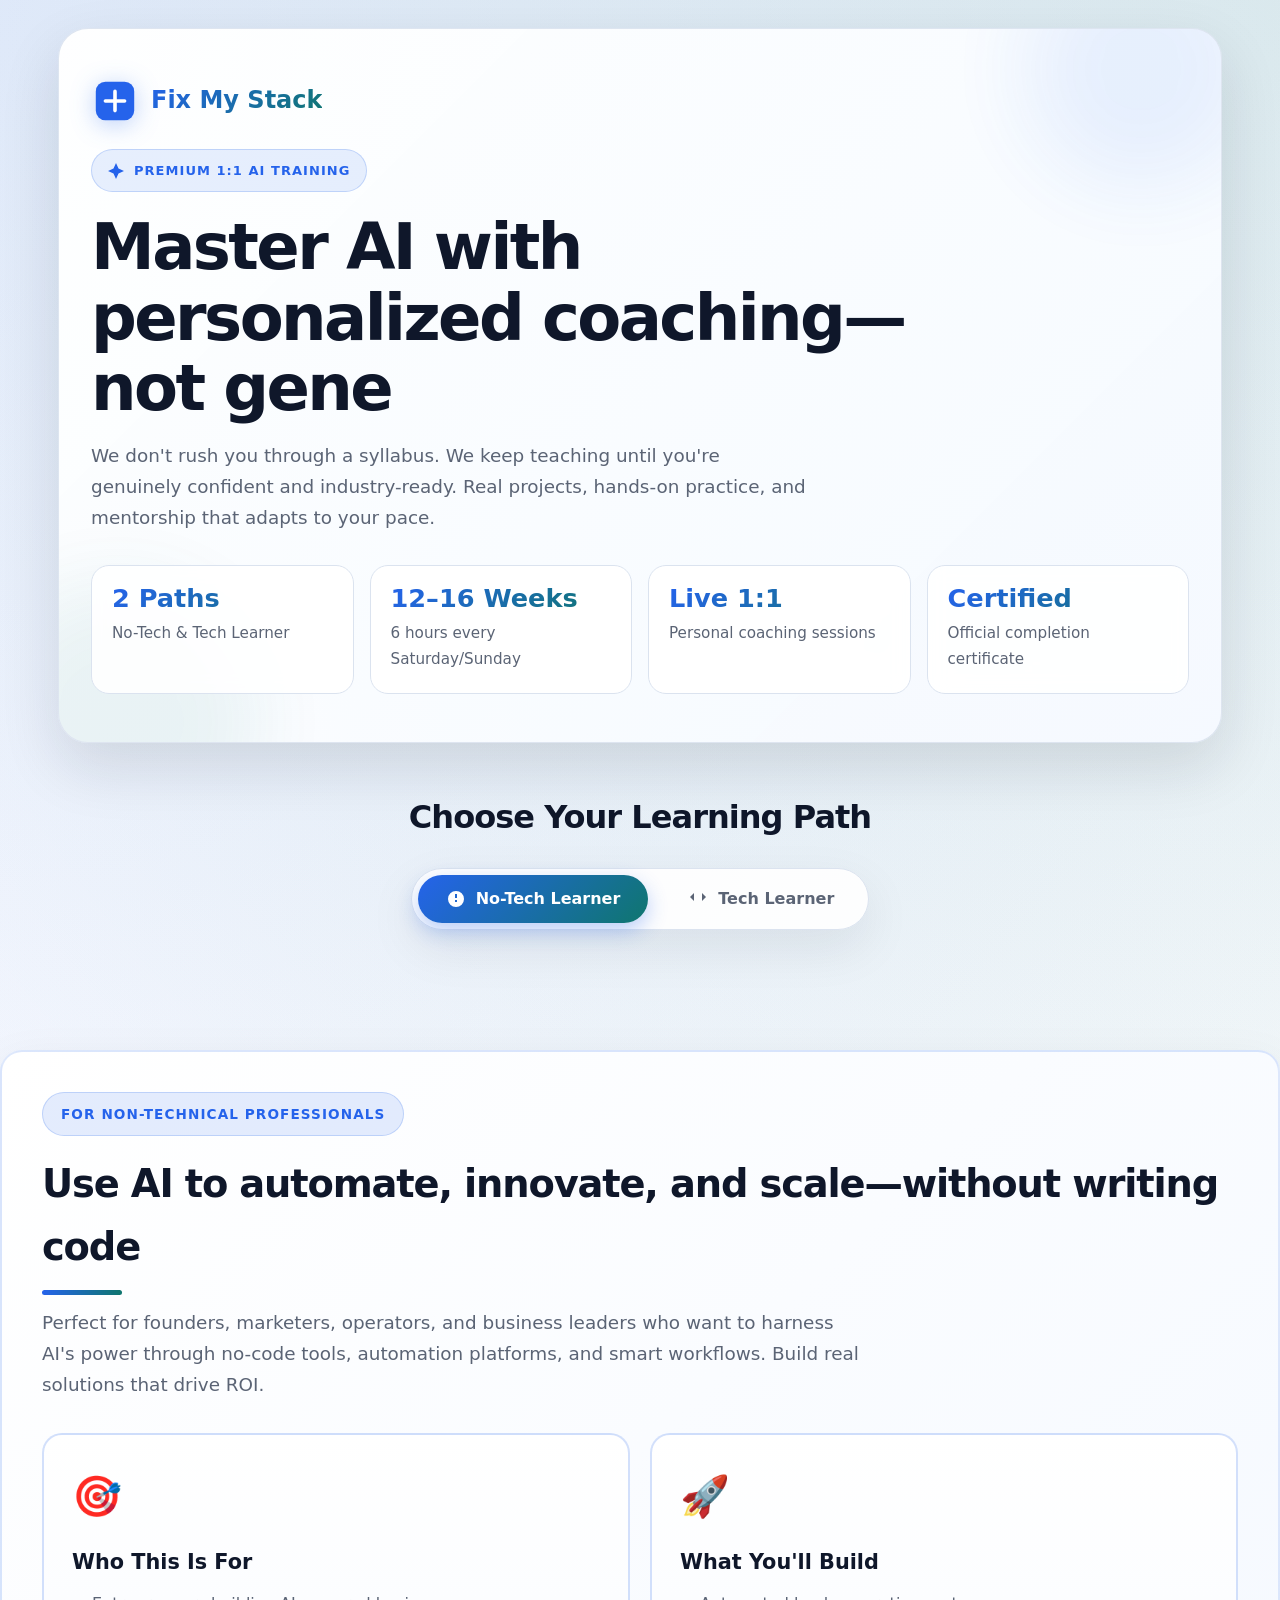
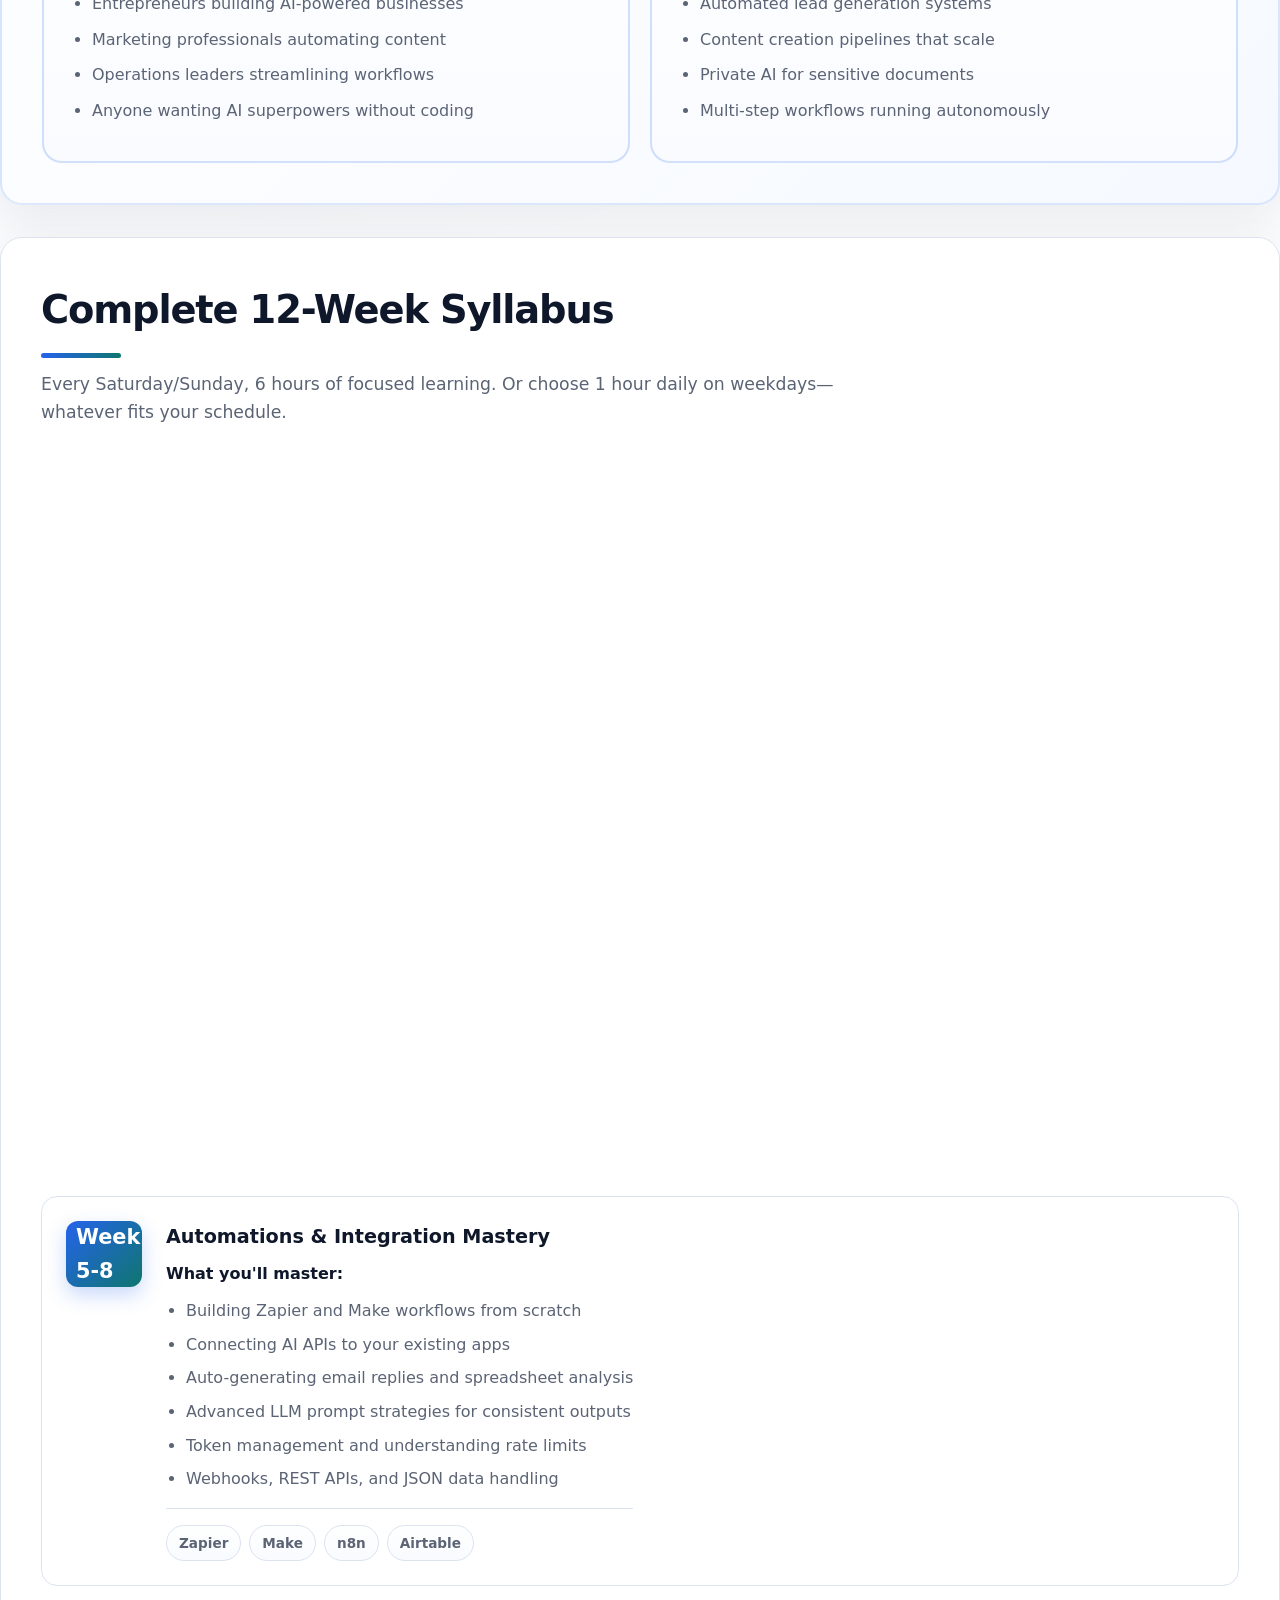
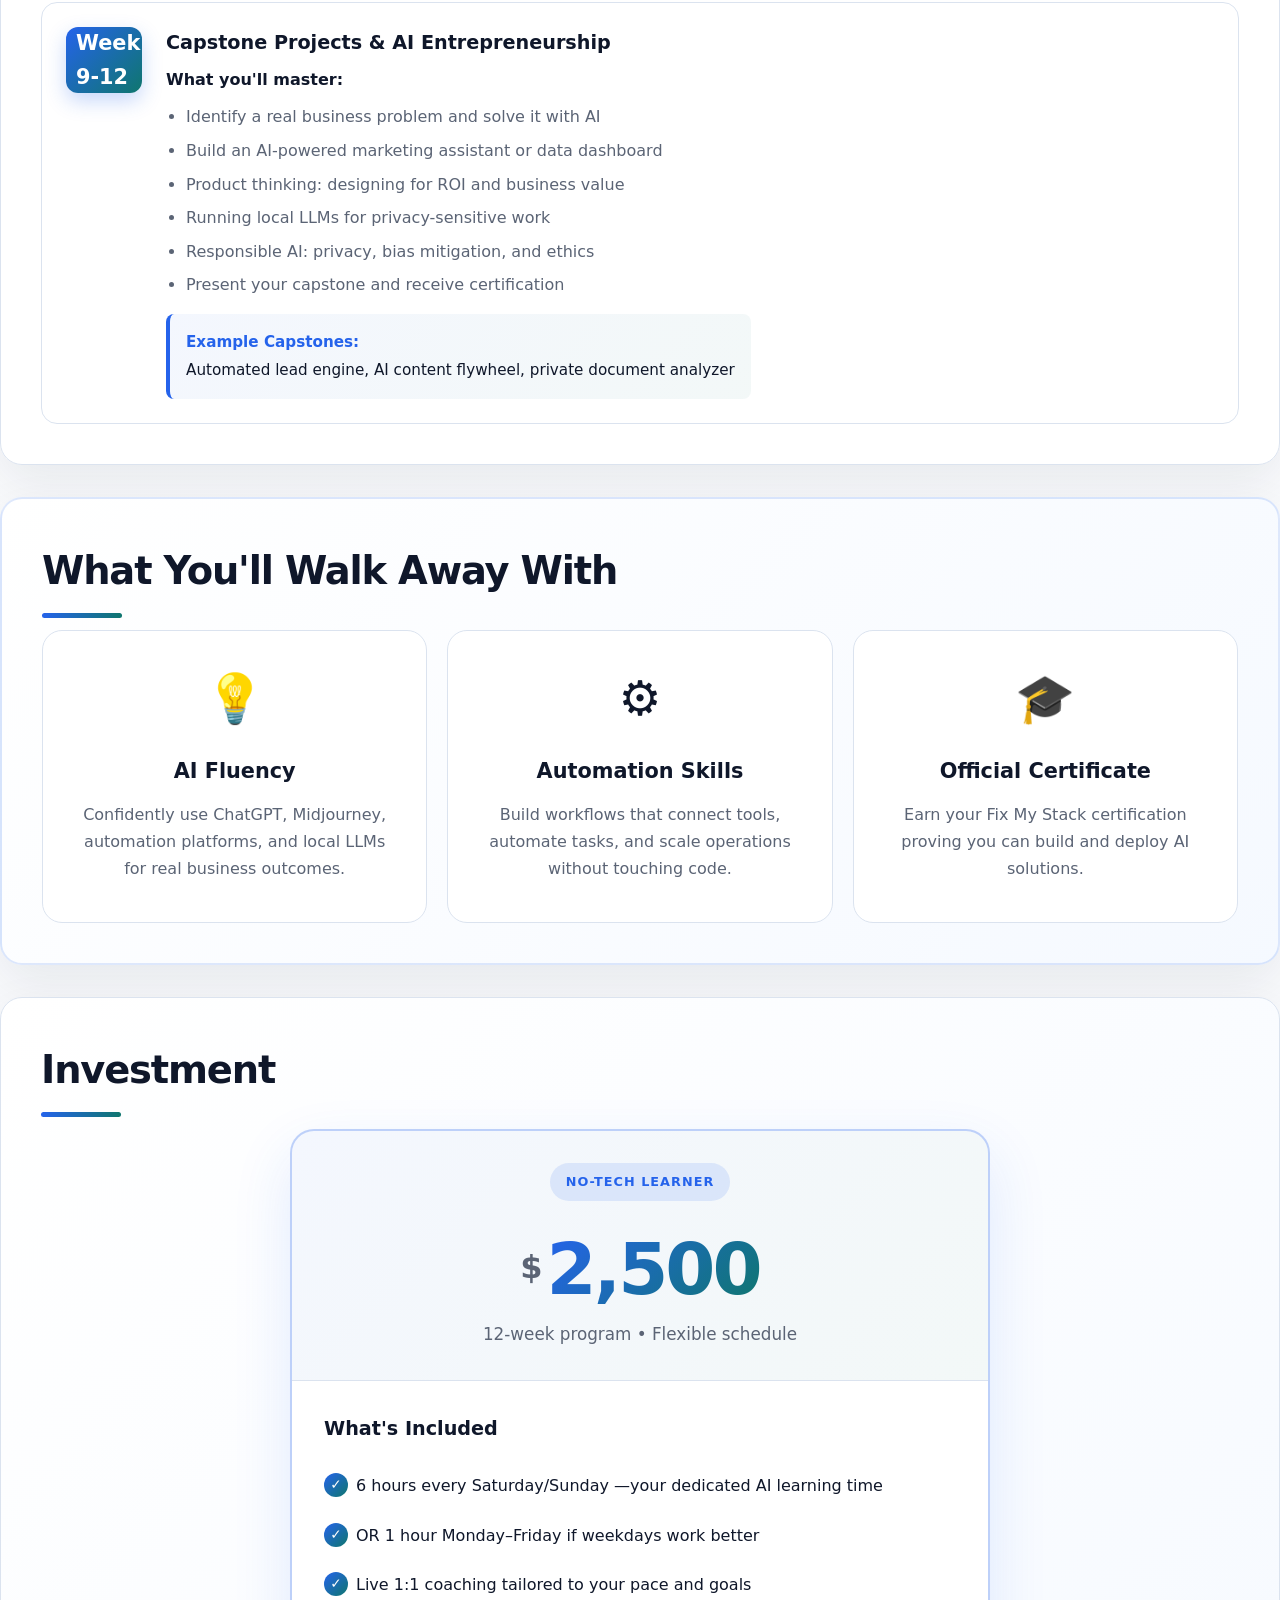
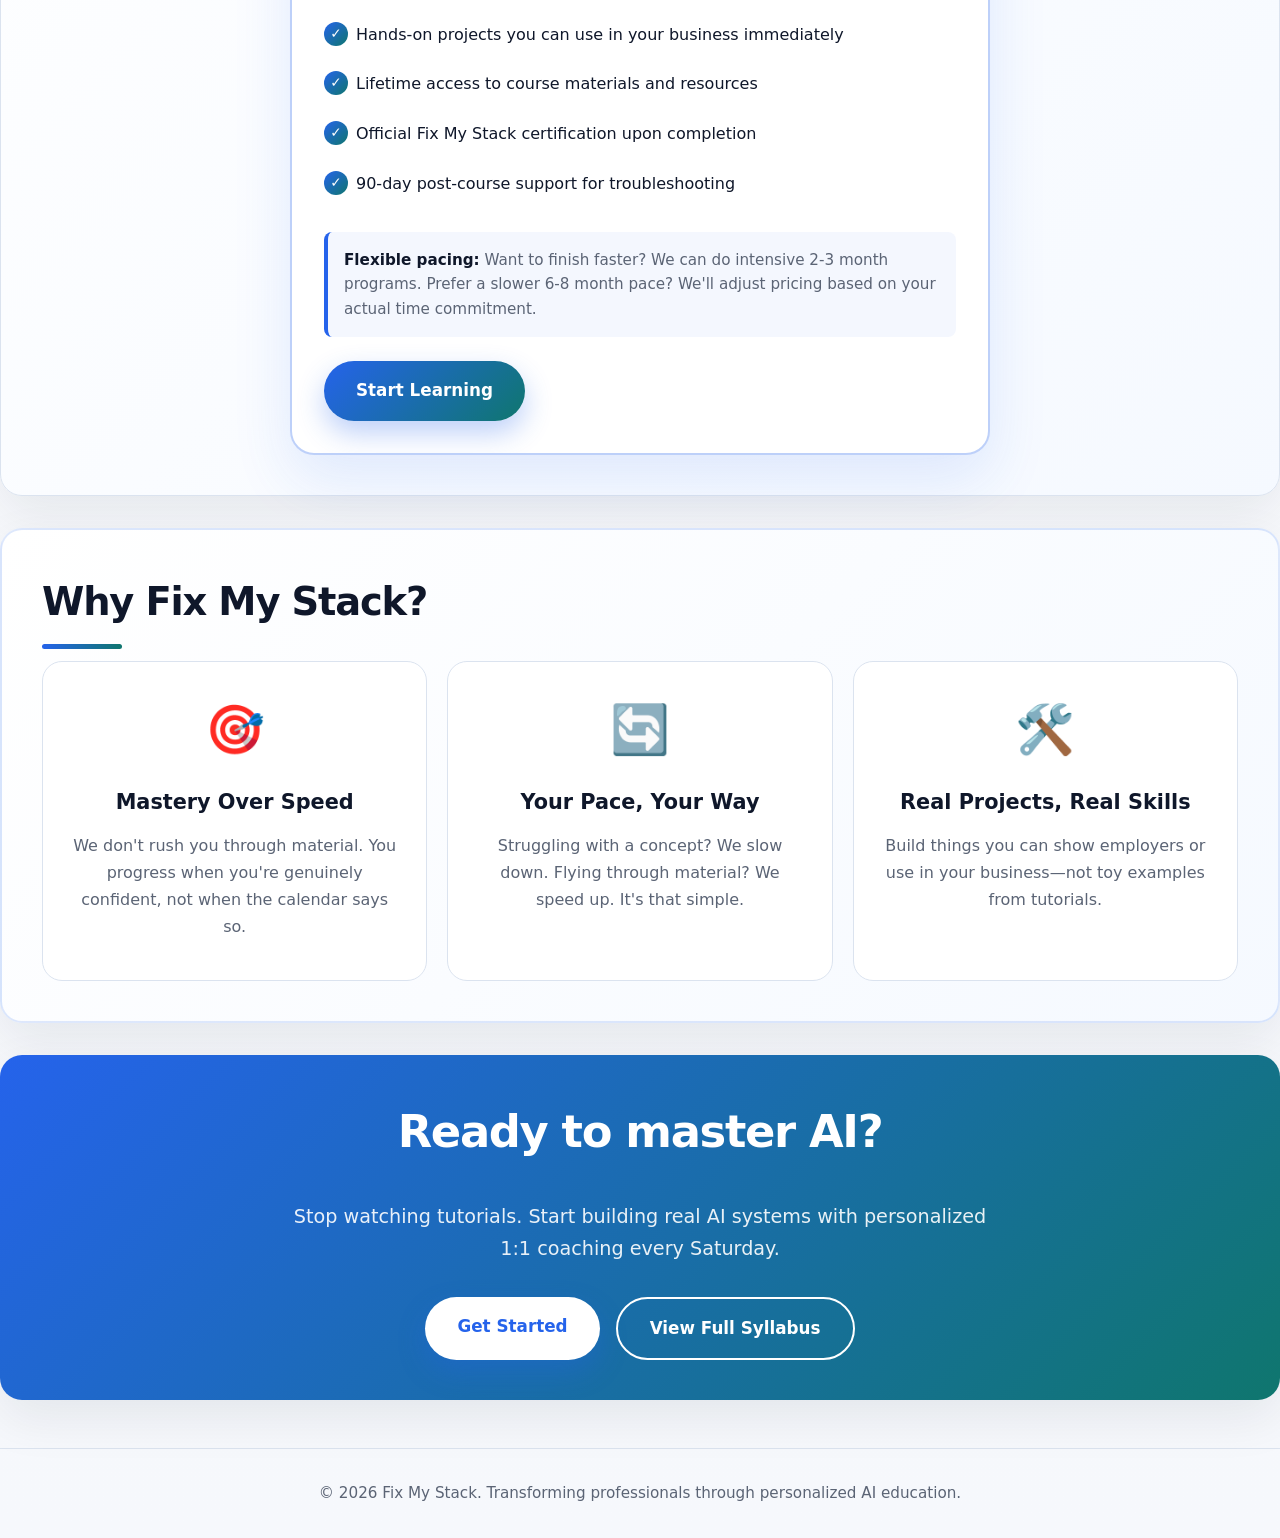
<file: index.html>
<!DOCTYPE html>
<html lang="en">
<head>
  <meta charset="UTF-8" />
  <meta name="viewport" content="width=device-width, initial-scale=1.0" />
  <title>Fix My Stack - Master AI Through 1:1 Coaching</title>
  <link rel="stylesheet" href="styles.css" />
</head>
<body>
  <main class="wrap">
    <!-- Hero Section -->
    <header class="hero">
      <div class="brand">
        <svg class="logo" viewBox="0 0 40 40" fill="none" xmlns="http://www.w3.org/2000/svg">
          <rect x="4" y="4" width="32" height="32" rx="8" fill="url(#gradient)" />
          <path d="M12 20h16M20 12v16" stroke="white" stroke-width="3" stroke-linecap="round" />
          <defs>
            <linearGradient id="gradient" x1="4" y1="4" x2="36" y2="36">
              <stop offset="0%" stop-color="#2563eb" />
              <stop offset="100%" stop-color="#0f766e" />
            </linearGradient>
          </defs>
        </svg>
        <span class="brand-name">Fix My Stack</span>
      </div>
      
      <span class="eyebrow">
        <svg width="16" height="16" viewBox="0 0 16 16" fill="currentColor">
          <path d="M8 0L10.5 5.5L16 8L10.5 10.5L8 16L5.5 10.5L0 8L5.5 5.5L8 0Z" />
        </svg>
        Premium 1:1 AI Training
      </span>
      
      <h1>Master AI with personalized coaching—not generic video courses</h1>
      
      <p class="lead">
        We don't rush you through a syllabus. We keep teaching until you're genuinely confident and industry-ready. 
        Real projects, hands-on practice, and mentorship that adapts to your pace.
      </p>

      <div class="hero-grid">
        <div class="metric">
          <strong>2 Paths</strong>
          <span>No-Tech & Tech Learner</span>
        </div>
        <div class="metric">
          <strong>12–16 Weeks</strong>
          <span>6 hours every Saturday/Sunday</span>
        </div>
        <div class="metric">
          <strong>Live 1:1</strong>
          <span>Personal coaching sessions</span>
        </div>
        <div class="metric">
          <strong>Certified</strong>
          <span>Official completion certificate</span>
        </div>
      </div>
    </header>

    <!-- Track Selector -->
    <section class="track-selector">
      <h2 class="selector-title">Choose Your Learning Path</h2>
      <div class="tabs">
        <button class="tab active" data-track="non-technical">
          <svg width="20" height="20" viewBox="0 0 20 20" fill="currentColor">
            <path d="M10 2a8 8 0 100 16 8 8 0 000-16zm1 11H9v-2h2v2zm0-4H9V5h2v4z"/>
          </svg>
          No-Tech Learner
        </button>
        <button class="tab" data-track="technical">
          <svg width="20" height="20" viewBox="0 0 20 20" fill="currentColor">
            <path d="M6 4l-4 4 4 4M14 4l4 4-4 4M12 2l-4 16"/>
          </svg>
          Tech Learner
        </button>
      </div>
    </section>

    <!-- Track Content -->
    <div id="track-content"></div>

  </main>

  <script src="script.js"></script>
</body>
</html>

    <!-- Track Content Container -->
    <div id="track-content">
      <!-- No-Tech Learner Track -->
      <div class="track-panel active" data-track="non-technical">
        <div class="section track-overview">
          <div class="track-hero">
            <span class="track-badge blue">For Non-Technical Professionals</span>
            <h2>Use AI to automate, innovate, and scale—without writing code</h2>
            <p class="track-lead">
              Perfect for founders, marketers, operators, and business leaders who want to harness AI's power through 
              no-code tools, automation platforms, and smart workflows. Build real solutions that drive ROI.
            </p>
          </div>

          <div class="grid-2">
            <div class="card highlight">
              <span class="card-icon">🎯</span>
              <h3>Who This Is For</h3>
              <ul>
                <li>Entrepreneurs building AI-powered businesses</li>
                <li>Marketing professionals automating content</li>
                <li>Operations leaders streamlining workflows</li>
                <li>Anyone wanting AI superpowers without coding</li>
              </ul>
            </div>
            <div class="card highlight">
              <span class="card-icon">🚀</span>
              <h3>What You'll Build</h3>
              <ul>
                <li>Automated lead generation systems</li>
                <li>Content creation pipelines that scale</li>
                <li>Private AI for sensitive documents</li>
                <li>Multi-step workflows running autonomously</li>
              </ul>
            </div>
          </div>
        </div>

        <!-- Detailed Syllabus -->
        <div class="section">
          <h2>Complete 12-Week Syllabus</h2>
          <p class="section-intro">
            Every Saturday/Sunday, 6 hours of focused learning. Or choose 1 hour daily on weekdays—whatever fits your schedule.
          </p>
          
          <div class="curriculum">
            <div class="module">
              <div class="module-number">Week 1-2</div>
              <div class="module-content">
                <h3>AI Basics & Real-World Use Cases</h3>
                <p><strong>What you'll master:</strong></p>
                <ul>
                  <li>Core AI/ML concepts explained in plain language</li>
                  <li>Generative AI trends and how they apply to business</li>
                  <li>Real applications in marketing, HR, customer service, and operations</li>
                  <li>Understanding what AI can (and can't) do for your business</li>
                  <li>Token-based billing, rate limits, and cost management</li>
                </ul>
                <div class="tools-badge">
                  <span class="tool-tag">ChatGPT</span>
                  <span class="tool-tag">Claude</span>
                  <span class="tool-tag">Bard</span>
                </div>
              </div>
            </div>

            <div class="module">
              <div class="module-number">Week 3-4</div>
              <div class="module-content">
                <h3>No-Code AI Tools & Prototyping</h3>
                <p><strong>What you'll master:</strong></p>
                <ul>
                  <li>Hands-on with ChatGPT for business automation</li>
                  <li>Image generation with Midjourney and DALL-E</li>
                  <li>Text generation with Jasper and Copy.ai</li>
                  <li>Visual ML builders: Airtable AI and Teachable Machine</li>
                  <li>Build your first AI prototypes (blog generator, image classifier)</li>
                </ul>
                <div class="tools-badge">
                  <span class="tool-tag">Midjourney</span>
                  <span class="tool-tag">DALL-E</span>
                  <span class="tool-tag">Jasper</span>
                  <span class="tool-tag">Copy.ai</span>
                  <span class="tool-tag">Teachable Machine</span>
                </div>
              </div>
            </div>

            <div class="module">
              <div class="module-number">Week 5-8</div>
              <div class="module-content">
                <h3>Automations & Integration Mastery</h3>
                <p><strong>What you'll master:</strong></p>
                <ul>
                  <li>Building Zapier and Make workflows from scratch</li>
                  <li>Connecting AI APIs to your existing apps</li>
                  <li>Auto-generating email replies and spreadsheet analysis</li>
                  <li>Advanced LLM prompt strategies for consistent outputs</li>
                  <li>Token management and understanding rate limits</li>
                  <li>Webhooks, REST APIs, and JSON data handling</li>
                </ul>
                <div class="tools-badge">
                  <span class="tool-tag">Zapier</span>
                  <span class="tool-tag">Make</span>
                  <span class="tool-tag">n8n</span>
                  <span class="tool-tag">Airtable</span>
                </div>
              </div>
            </div>

            <div class="module">
              <div class="module-number">Week 9-12</div>
              <div class="module-content">
                <h3>Capstone Projects & AI Entrepreneurship</h3>
                <p><strong>What you'll master:</strong></p>
                <ul>
                  <li>Identify a real business problem and solve it with AI</li>
                  <li>Build an AI-powered marketing assistant or data dashboard</li>
                  <li>Product thinking: designing for ROI and business value</li>
                  <li>Running local LLMs for privacy-sensitive work</li>
                  <li>Responsible AI: privacy, bias mitigation, and ethics</li>
                  <li>Present your capstone and receive certification</li>
                </ul>
                <div class="project-highlight">
                  <strong>Example Capstones:</strong> Automated lead engine, AI content flywheel, private document analyzer
                </div>
              </div>
            </div>
          </div>
        </div>

        <!-- Outcomes -->
        <div class="section outcomes-section">
          <h2>What You'll Walk Away With</h2>
          <div class="grid-3">
            <div class="card feature">
              <span class="feature-icon">💡</span>
              <h3>AI Fluency</h3>
              <p>Confidently use ChatGPT, Midjourney, automation platforms, and local LLMs for real business outcomes.</p>
            </div>
            <div class="card feature">
              <span class="feature-icon">⚙️</span>
              <h3>Automation Skills</h3>
              <p>Build workflows that connect tools, automate tasks, and scale operations without touching code.</p>
            </div>
            <div class="card feature">
              <span class="feature-icon">🎓</span>
              <h3>Official Certificate</h3>
              <p>Earn your Fix My Stack certification proving you can build and deploy AI solutions.</p>
            </div>
          </div>
        </div>

        <!-- Pricing for No-Tech -->
        <div class="section pricing-section">
          <h2>Investment</h2>
          <div class="price-card-modern featured">
            <div class="price-header">
              <span class="badge blue">No-Tech Learner</span>
              <div class="price-display">
                <span class="currency">$</span>
                <span class="amount">2,500</span>
              </div>
              <p class="price-subtitle">12-week program • Flexible schedule</p>
            </div>

            <div class="price-body">
              <h4>What's Included</h4>
              <ul class="check-list">
                <li>6 hours every Saturday/Sunday —your dedicated AI learning time</li>
                <li>OR 1 hour Monday–Friday if weekdays work better</li>
                <li>Live 1:1 coaching tailored to your pace and goals</li>
                <li>Hands-on projects you can use in your business immediately</li>
                <li>Lifetime access to course materials and resources</li>
                <li>Official Fix My Stack certification upon completion</li>
                <li>90-day post-course support for troubleshooting</li>
              </ul>

              <div class="pricing-note">
                <strong>Flexible pacing:</strong> Want to finish faster? We can do intensive 2-3 month programs. 
                Prefer a slower 6-8 month pace? We'll adjust pricing based on your actual time commitment.
              </div>

              <a href="mailto:hello@fixmystack.com" class="cta-button">Start Learning</a>
            </div>
          </div>
        </div>
      </div>

      <!-- Tech Learner Track -->
      <div class="track-panel" data-track="technical">
        <div class="section track-overview">
          <div class="track-hero">
            <span class="track-badge green">For Developers & Engineers</span>
            <h2>Build, fine-tune, and deploy production-grade AI systems</h2>
            <p class="track-lead">
              For developers, data scientists, and technical professionals who want full-stack AI mastery—from 
              training models to deploying them in production with MLOps best practices.
            </p>
          </div>

          <div class="grid-2">
            <div class="card highlight">
              <span class="card-icon">💻</span>
              <h3>Who This Is For</h3>
              <ul>
                <li>Software developers building AI-powered apps</li>
                <li>Data scientists moving into production</li>
                <li>Engineers wanting full-stack AI capabilities</li>
                <li>Technical founders shipping AI products</li>
              </ul>
            </div>
            <div class="card highlight">
              <span class="card-icon">⚡</span>
              <h3>What You'll Build</h3>
              <ul>
                <li>Production RAG systems with vector databases</li>
                <li>Fine-tuned models for specific domains</li>
                <li>Autonomous coding agents with tool use</li>
                <li>Deployed ML pipelines with full monitoring</li>
              </ul>
            </div>
          </div>
        </div>

        <!-- Detailed Syllabus -->
        <div class="section">
          <h2>Complete 16-Week Syllabus</h2>
          <p class="section-intro">
            Every Saturday/Sunday, 6 hours of intensive technical training. Or choose 1 hour daily on weekdays for consistent progress.
          </p>
          
          <div class="curriculum">
            <div class="module">
              <div class="module-number">Week 1-2</div>
              <div class="module-content">
                <h3>Python & Machine Learning Foundations</h3>
                <p><strong>What you'll master:</strong></p>
                <ul>
                  <li>Python refresher and data handling with Pandas</li>
                  <li>NumPy for numerical computing and matrix operations</li>
                  <li>Math foundations: linear algebra, calculus, probability</li>
                  <li>Supervised learning: linear regression and classification</li>
                  <li>Model evaluation metrics and cross-validation</li>
                  <li>scikit-learn for classical ML algorithms</li>
                </ul>
                <div class="tools-badge">
                  <span class="tool-tag">Python</span>
                  <span class="tool-tag">NumPy</span>
                  <span class="tool-tag">Pandas</span>
                  <span class="tool-tag">scikit-learn</span>
                </div>
              </div>
            </div>

            <div class="module">
              <div class="module-number">Week 3-6</div>
              <div class="module-content">
                <h3>Advanced ML & Deep Learning</h3>
                <p><strong>What you'll master:</strong></p>
                <ul>
                  <li>Decision trees and ensemble methods (XGBoost, Random Forest)</li>
                  <li>Neural networks from scratch with TensorFlow</li>
                  <li>CNNs for computer vision and image recognition</li>
                  <li>RNNs for sequence modeling and time series</li>
                  <li>Introduction to PyTorch and dynamic computation graphs</li>
                  <li>Transfer learning and pre-trained models</li>
                </ul>
                <div class="tools-badge">
                  <span class="tool-tag">TensorFlow</span>
                  <span class="tool-tag">PyTorch</span>
                  <span class="tool-tag">XGBoost</span>
                </div>
              </div>
            </div>

            <div class="module">
              <div class="module-number">Week 7-10</div>
              <div class="module-content">
                <h3>NLP, LLMs & Generative AI</h3>
                <p><strong>What you'll master:</strong></p>
                <ul>
                  <li>Text preprocessing, tokenization, and embeddings</li>
                  <li>Transformer architecture and attention mechanisms</li>
                  <li>Using Hugging Face transformers library</li>
                  <li>Fine-tuning pre-trained LLMs for specific tasks</li>
                  <li>Building custom chatbots and AI assistants</li>
                  <li>RAG (Retrieval-Augmented Generation) implementation</li>
                  <li>Vector databases: Pinecone, ChromaDB, Weaviate</li>
                </ul>
                <div class="tools-badge">
                  <span class="tool-tag">Hugging Face</span>
                  <span class="tool-tag">LangChain</span>
                  <span class="tool-tag">Pinecone</span>
                  <span class="tool-tag">ChromaDB</span>
                </div>
              </div>
            </div>

            <div class="module">
              <div class="module-number">Week 11-12</div>
              <div class="module-content">
                <h3>Deployment & MLOps</h3>
                <p><strong>What you'll master:</strong></p>
                <ul>
                  <li>Git and GitHub workflows for ML projects</li>
                  <li>Containerizing models with Docker</li>
                  <li>Setting up CI/CD pipelines for model deployment</li>
                  <li>Deploying models to cloud (AWS, GCP) or local servers</li>
                  <li>Monitoring, logging, and telemetry for production systems</li>
                  <li>Model versioning and experiment tracking with MLflow</li>
                </ul>
                <div class="tools-badge">
                  <span class="tool-tag">Docker</span>
                  <span class="tool-tag">Kubernetes</span>
                  <span class="tool-tag">GitHub</span>
                  <span class="tool-tag">MLflow</span>
                </div>
              </div>
            </div>

            <div class="module">
              <div class="module-number">Week 13-16</div>
              <div class="module-content">
                <h3>Capstone: End-to-End AI System</h3>
                <p><strong>What you'll master:</strong></p>
                <ul>
                  <li>Design and build a complete AI system from scratch</li>
                  <li>Data collection, preprocessing, and feature engineering</li>
                  <li>Model training, evaluation, and optimization</li>
                  <li>Full deployment with monitoring and logging</li>
                  <li>Documentation and best practices (ethics, reproducibility)</li>
                  <li>Present your project and receive certification</li>
                </ul>
                <div class="project-highlight">
                  <strong>Example Capstones:</strong> Recommendation system, fraud detector, RL game agent, production RAG API
                </div>
              </div>
            </div>
          </div>
        </div>

        <!-- Outcomes -->
        <div class="section outcomes-section">
          <h2>What You'll Walk Away With</h2>
          <div class="grid-3">
            <div class="card feature">
              <span class="feature-icon">🔧</span>
              <h3>Full-Stack AI Skills</h3>
              <p>Build, train, fine-tune, and deploy complete AI systems using Python, PyTorch, and modern frameworks.</p>
            </div>
            <div class="card feature">
              <span class="feature-icon">🚀</span>
              <h3>Production Ready</h3>
              <p>Master Docker, Kubernetes, CI/CD, and MLOps to ship AI systems that scale in real-world environments.</p>
            </div>
            <div class="card feature">
              <span class="feature-icon">🎓</span>
              <h3>Official Certificate</h3>
              <p>Earn your Fix My Stack certification with a portfolio-ready capstone project.</p>
            </div>
          </div>
        </div>

        <!-- Pricing for Tech -->
        <div class="section pricing-section">
          <h2>Investment</h2>
          <div class="price-card-modern featured">
            <div class="price-header">
              <span class="badge green">Tech Learner</span>
              <div class="price-display">
                <span class="currency">$</span>
                <span class="amount">3,000</span>
              </div>
              <p class="price-subtitle">16-week program • Flexible schedule</p>
            </div>

            <div class="price-body">
              <h4>What's Included</h4>
              <ul class="check-list">
                <li>6 hours every Saturday/sunday—deep technical training sessions</li>
                <li>OR 1 hour Monday–Friday if weekdays work better</li>
                <li>Live 1:1 technical coaching with code reviews</li>
                <li>Portfolio-ready capstone project with full deployment</li>
                <li>Lifetime access to all materials and code examples</li>
                <li>Official Fix My Stack certification upon completion</li>
                <li>90-day post-course milestone reviews and support</li>
              </ul>

              <div class="pricing-note">
                <strong>Flexible pacing:</strong> Want to finish faster? We can do intensive 2-3 month programs. 
                Prefer a slower 6-8 month pace? We'll adjust pricing based on your actual time commitment.
              </div>

              <a href="mailto:hello@fixmystack.com" class="cta-button">Start Learning</a>
            </div>
          </div>
        </div>
      </div>
    </div>

    <!-- Why Section -->
    <section class="section why-section">
      <h2>Why Fix My Stack?</h2>
      <div class="grid-3">
        <div class="card feature">
          <span class="feature-icon">🎯</span>
          <h3>Mastery Over Speed</h3>
          <p>We don't rush you through material. You progress when you're genuinely confident, not when the calendar says so.</p>
        </div>
        <div class="card feature">
          <span class="feature-icon">🔄</span>
          <h3>Your Pace, Your Way</h3>
          <p>Struggling with a concept? We slow down. Flying through material? We speed up. It's that simple.</p>
        </div>
        <div class="card feature">
          <span class="feature-icon">🛠️</span>
          <h3>Real Projects, Real Skills</h3>
          <p>Build things you can show employers or use in your business—not toy examples from tutorials.</p>
        </div>
      </div>
    </section>

    <!-- CTA Section -->
    <section class="section cta-section" id="contact">
      <div class="cta-content">
        <h2>Ready to master AI?</h2>
        <p>Stop watching tutorials. Start building real AI systems with personalized 1:1 coaching every Saturday.</p>
        <div class="cta-buttons">
          <a href="mailto:hello@fixmystack.com" class="cta-button primary">Get Started</a>
          <a href="#track-content" class="cta-button secondary">View Full Syllabus</a>
        </div>
      </div>
    </section>

    <footer class="footer">
      <p>&copy; 2026 Fix My Stack. Transforming professionals through personalized AI education.</p>
    </footer>
</file>
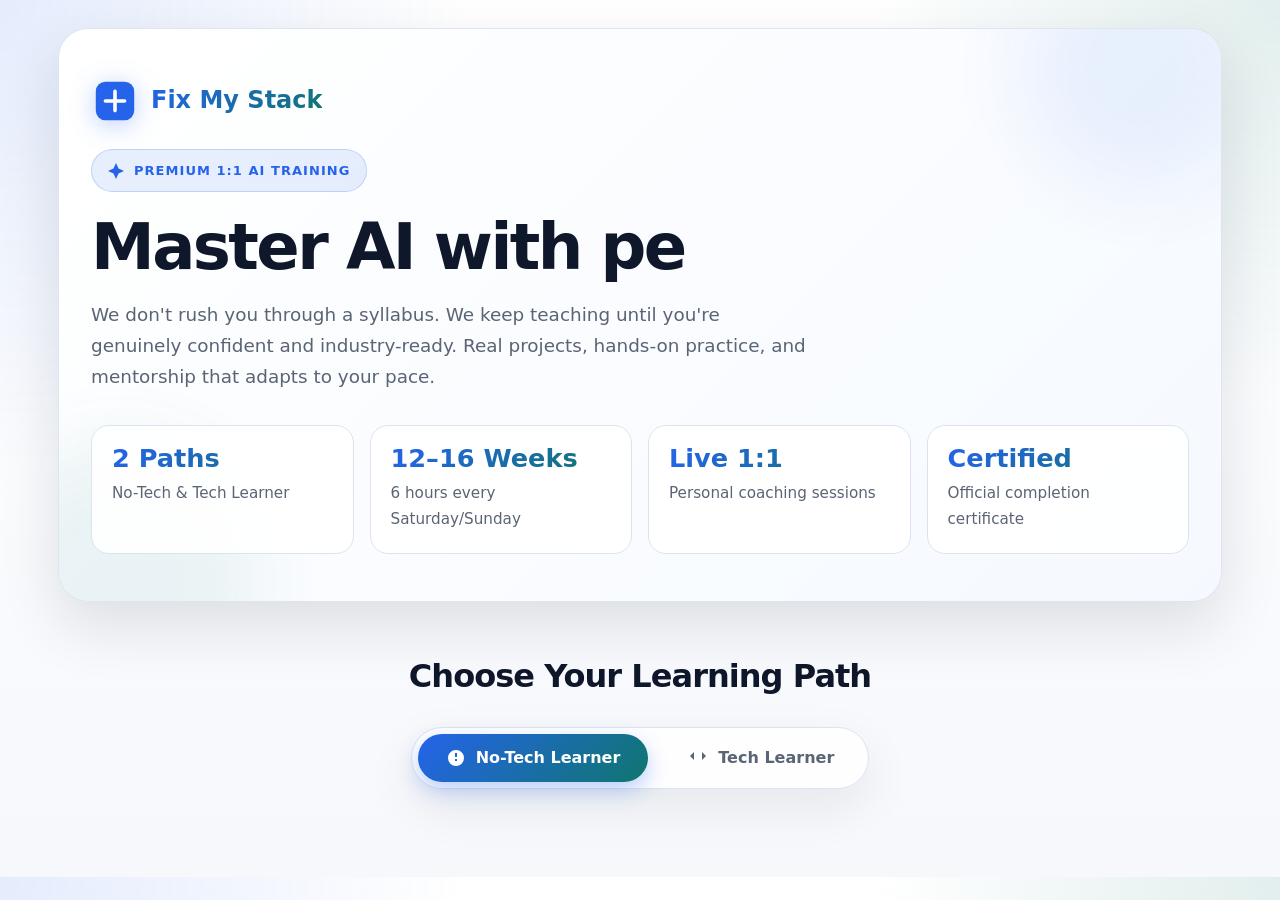
<file: complete.html>
<!DOCTYPE html>
<html lang="en">
<head>
  <meta charset="UTF-8" />
  <meta name="viewport" content="width=device-width, initial-scale=1.0" />
  <title>Fix My Stack - Master AI Through 1:1 Coaching</title>
  <style>
:root {
  --bg: #f6f8fc;
  --bg-2: #eef3fb;
  --card: rgba(255, 255, 255, 0.95);
  --text: #0f172a;
  --muted: #5b6475;
  --line: #dbe3ef;
  --accent: #2563eb;
  --accent-2: #0f766e;
  --accent-3: #7c3aed;
  --success: #138a4a;
  --shadow: 0 18px 50px rgba(15, 23, 42, 0.08);
  --shadow-lg: 0 24px 60px rgba(15, 23, 42, 0.12);
  --radius: 22px;
  --transition: all 0.3s cubic-bezier(0.4, 0, 0.2, 1);
}

* {
  box-sizing: border-box;
  margin: 0;
  padding: 0;
}

html {
  scroll-behavior: smooth;
}

body {
  font-family: Inter, ui-sans-serif, system-ui, -apple-system, BlinkMacSystemFont, "Segoe UI", sans-serif;
  color: var(--text);
  background:
    radial-gradient(circle at top left, rgba(37, 99, 235, 0.12), transparent 30%),
    radial-gradient(circle at top right, rgba(15, 118, 110, 0.12), transparent 26%),
    linear-gradient(180deg, #ffffff 0%, var(--bg) 100%);
  line-height: 1.65;
  -webkit-font-smoothing: antialiased;
}

.wrap {
  max-width: 1200px;
  margin: 0 auto;
  padding: 28px 18px 56px;
}

/* Hero Section */
.hero {
  position: relative;
  overflow: hidden;
  border: 1px solid rgba(219, 227, 239, 0.9);
  border-radius: 30px;
  padding: 48px 32px;
  background: linear-gradient(135deg, rgba(255,255,255,0.96), rgba(245,249,255,0.97));
  box-shadow: var(--shadow-lg);
  margin-bottom: 32px;
}

.hero::before,
.hero::after {
  content: "";
  position: absolute;
  border-radius: 999px;
  filter: blur(40px);
  opacity: 0.4;
  pointer-events: none;
  animation: float 8s ease-in-out infinite;
}

.hero::before {
  width: 240px;
  height: 240px;
  background: rgba(37, 99, 235, 0.2);
  top: -80px;
  right: -40px;
}

.hero::after {
  width: 280px;
  height: 280px;
  background: rgba(15, 118, 110, 0.18);
  bottom: -120px;
  left: -80px;
  animation-delay: -4s;
}

@keyframes float {
  0%, 100% { transform: translate(0, 0) scale(1); }
  50% { transform: translate(20px, -20px) scale(1.1); }
}

.brand {
  display: flex;
  align-items: center;
  gap: 12px;
  margin-bottom: 24px;
  position: relative;
  z-index: 1;
}

.logo {
  width: 48px;
  height: 48px;
  filter: drop-shadow(0 4px 12px rgba(37, 99, 235, 0.3));
}

.brand-name {
  font-size: 1.5rem;
  font-weight: 800;
  background: linear-gradient(135deg, var(--accent), var(--accent-2));
  -webkit-background-clip: text;
  -webkit-text-fill-color: transparent;
  background-clip: text;
}

.eyebrow {
  display: inline-flex;
  align-items: center;
  gap: 10px;
  padding: 10px 16px;
  border-radius: 999px;
  background: rgba(37, 99, 235, 0.1);
  color: var(--accent);
  font-size: 13px;
  font-weight: 700;
  letter-spacing: 0.08em;
  text-transform: uppercase;
  border: 1px solid rgba(37, 99, 235, 0.2);
  position: relative;
  z-index: 1;
}

h1 {
  margin: 20px 0 16px;
  font-size: clamp(2.2rem, 5vw, 4.5rem);
  line-height: 1.1;
  letter-spacing: -0.04em;
  max-width: 20ch;
  position: relative;
  z-index: 1;
  font-weight: 900;
}

.lead {
  max-width: 720px;
  font-size: 1.15rem;
  color: var(--muted);
  margin: 0;
  position: relative;
  z-index: 1;
  line-height: 1.7;
}

.hero-grid {
  display: grid;
  grid-template-columns: repeat(4, minmax(0, 1fr));
  gap: 16px;
  margin-top: 32px;
  position: relative;
  z-index: 1;
}

.metric {
  background: rgba(255,255,255,0.9);
  border: 1px solid var(--line);
  border-radius: 18px;
  padding: 20px;
  backdrop-filter: blur(8px);
  transition: var(--transition);
}

.metric:hover {
  transform: translateY(-2px);
  box-shadow: 0 12px 24px rgba(15, 23, 42, 0.08);
}

.metric strong {
  display: block;
  font-size: 1.6rem;
  line-height: 1;
  margin-bottom: 8px;
  background: linear-gradient(135deg, var(--accent), var(--accent-2));
  -webkit-background-clip: text;
  -webkit-text-fill-color: transparent;
  background-clip: text;
  font-weight: 900;
}

.metric span {
  color: var(--muted);
  font-size: 0.95rem;
}

/* Track Selector */
.track-selector {
  margin: 48px 0 32px;
  text-align: center;
}

.selector-title {
  font-size: 2rem;
  margin-bottom: 24px;
  font-weight: 800;
  letter-spacing: -0.03em;
}

.tabs {
  display: inline-flex;
  gap: 12px;
  padding: 6px;
  background: rgba(255, 255, 255, 0.9);
  border: 1px solid var(--line);
  border-radius: 999px;
  box-shadow: var(--shadow);
}

.tab {
  display: flex;
  align-items: center;
  gap: 10px;
  padding: 14px 28px;
  border: none;
  border-radius: 999px;
  background: transparent;
  color: var(--muted);
  font-size: 1rem;
  font-weight: 600;
  cursor: pointer;
  transition: var(--transition);
  font-family: inherit;
}

.tab:hover {
  color: var(--text);
  background: rgba(37, 99, 235, 0.05);
}

.tab.active {
  background: linear-gradient(135deg, var(--accent), var(--accent-2));
  color: white;
  box-shadow: 0 8px 20px rgba(37, 99, 235, 0.3);
}

.tab svg {
  width: 20px;
  height: 20px;
}

/* Track Panels */
.track-panel {
  display: none;
  animation: fadeIn 0.5s ease;
}

.track-panel.active {
  display: block;
}

@keyframes fadeIn {
  from {
    opacity: 0;
    transform: translateY(20px);
  }
  to {
    opacity: 1;
    transform: translateY(0);
  }
}

/* Sections */
.section {
  margin-top: 32px;
  padding: 40px;
  background: var(--card);
  border: 1px solid var(--line);
  border-radius: var(--radius);
  box-shadow: var(--shadow);
  backdrop-filter: blur(8px);
}

.section h2 {
  margin: 0 0 12px;
  font-size: clamp(1.8rem, 3vw, 2.5rem);
  letter-spacing: -0.03em;
  font-weight: 900;
  position: relative;
  padding-bottom: 16px;
}

.section h2::after {
  content: "";
  position: absolute;
  bottom: 0;
  left: 0;
  width: 80px;
  height: 5px;
  border-radius: 999px;
  background: linear-gradient(90deg, var(--accent), var(--accent-2));
}

.section-intro {
  margin: 0 0 24px;
  color: var(--muted);
  font-size: 1.08rem;
  max-width: 820px;
}

/* Track Overview */
.track-overview {
  background: linear-gradient(135deg, rgba(255,255,255,0.98), rgba(245,249,255,0.98));
  border: 2px solid rgba(37, 99, 235, 0.15);
}

.track-hero {
  margin-bottom: 32px;
}

.track-badge {
  display: inline-flex;
  align-items: center;
  padding: 10px 18px;
  border-radius: 999px;
  font-size: 0.85rem;
  font-weight: 800;
  letter-spacing: 0.08em;
  text-transform: uppercase;
  margin-bottom: 16px;
}

.track-badge.blue {
  background: rgba(37, 99, 235, 0.12);
  color: var(--accent);
  border: 1px solid rgba(37, 99, 235, 0.2);
}

.track-badge.green {
  background: rgba(15, 118, 110, 0.12);
  color: var(--accent-2);
  border: 1px solid rgba(15, 118, 110, 0.2);
}

.track-lead {
  font-size: 1.15rem;
  color: var(--muted);
  line-height: 1.7;
  max-width: 820px;
}

/* Grid Layouts */
.grid-2 {
  display: grid;
  grid-template-columns: repeat(2, minmax(0, 1fr));
  gap: 20px;
}

.grid-3 {
  display: grid;
  grid-template-columns: repeat(3, minmax(0, 1fr));
  gap: 20px;
}

/* Cards */
.card {
  background: #fff;
  border: 1px solid var(--line);
  border-radius: 20px;
  padding: 28px;
  transition: var(--transition);
}

.card:hover {
  transform: translateY(-4px);
  box-shadow: 0 16px 40px rgba(15, 23, 42, 0.1);
  border-color: rgba(37, 99, 235, 0.3);
}

.card.highlight {
  border: 2px solid rgba(37, 99, 235, 0.2);
  background: linear-gradient(180deg, #fff, #f9fbff);
}

.card-icon {
  font-size: 2.5rem;
  display: block;
  margin-bottom: 16px;
}

.card h3 {
  margin: 0 0 12px;
  font-size: 1.3rem;
  font-weight: 700;
}

.card p {
  color: var(--muted);
  margin: 0 0 12px;
  line-height: 1.7;
}

.card ul {
  margin: 0;
  padding-left: 20px;
  color: var(--muted);
}

.card li {
  margin: 10px 0;
  line-height: 1.6;
}

/* Skills Showcase */
.skills-showcase {
  display: grid;
  grid-template-columns: repeat(2, minmax(0, 1fr));
  gap: 20px;
  margin-bottom: 32px;
}

.skill-category {
  padding: 24px;
  background: linear-gradient(135deg, #fff, #f9fbff);
  border: 1px solid var(--line);
  border-radius: 16px;
  transition: var(--transition);
}

.skill-category:hover {
  border-color: rgba(37, 99, 235, 0.3);
  transform: translateY(-2px);
}

.skill-category h4 {
  margin: 0 0 8px;
  font-size: 1.15rem;
  color: var(--accent);
  font-weight: 700;
}

.skill-category p {
  margin: 0;
  color: var(--muted);
  font-size: 0.95rem;
  line-height: 1.6;
}

/* Tool Cloud */
.tool-cloud {
  display: flex;
  flex-wrap: wrap;
  gap: 10px;
  padding: 24px;
  background: rgba(37, 99, 235, 0.03);
  border-radius: 16px;
  border: 1px dashed rgba(37, 99, 235, 0.2);
}

.tool {
  display: inline-flex;
  align-items: center;
  padding: 10px 16px;
  border-radius: 999px;
  border: 1px solid var(--line);
  background: white;
  color: var(--muted);
  font-size: 0.9rem;
  font-weight: 600;
  transition: var(--transition);
}

.tool:hover {
  border-color: var(--accent);
  color: var(--accent);
  transform: translateY(-2px);
  box-shadow: 0 4px 12px rgba(37, 99, 235, 0.15);
}

/* Pricing */
.pricing-section {
  background: linear-gradient(135deg, rgba(255,255,255,0.98), rgba(245,249,255,0.98));
}

.price-card-modern {
  background: white;
  border: 2px solid var(--line);
  border-radius: 24px;
  overflow: hidden;
  transition: var(--transition);
  max-width: 700px;
  margin: 0 auto;
}

.price-card-modern.featured {
  border-color: rgba(37, 99, 235, 0.3);
  box-shadow: 0 24px 60px rgba(37, 99, 235, 0.12);
}

.price-header {
  padding: 32px;
  background: linear-gradient(135deg, rgba(37, 99, 235, 0.05), rgba(15, 118, 110, 0.05));
  text-align: center;
  border-bottom: 1px solid var(--line);
}

.badge {
  display: inline-flex;
  align-items: center;
  padding: 8px 16px;
  border-radius: 999px;
  font-size: 0.8rem;
  font-weight: 800;
  letter-spacing: 0.08em;
  text-transform: uppercase;
  margin-bottom: 16px;
}

.badge.blue {
  background: rgba(37, 99, 235, 0.12);
  color: var(--accent);
}

.badge.green {
  background: rgba(15, 118, 110, 0.12);
  color: var(--accent-2);
}

.price-display {
  display: flex;
  align-items: flex-start;
  justify-content: center;
  gap: 4px;
  margin: 16px 0;
}

.currency {
  font-size: 2rem;
  font-weight: 700;
  color: var(--muted);
  margin-top: 8px;
}

.amount {
  font-size: 4.5rem;
  font-weight: 900;
  line-height: 1;
  letter-spacing: -0.04em;
  background: linear-gradient(135deg, var(--accent), var(--accent-2));
  -webkit-background-clip: text;
  -webkit-text-fill-color: transparent;
  background-clip: text;
}

.price-subtitle {
  color: var(--muted);
  font-size: 1.05rem;
  margin: 0;
}

.price-body {
  padding: 32px;
}

.price-body h4 {
  margin: 0 0 16px;
  font-size: 1.2rem;
  font-weight: 700;
}

.check-list {
  list-style: none;
  padding: 0;
  margin: 0 0 24px;
}

.check-list li {
  padding: 12px 0 12px 32px;
  position: relative;
  color: var(--text);
  line-height: 1.6;
}

.check-list li::before {
  content: "✓";
  position: absolute;
  left: 0;
  top: 12px;
  width: 24px;
  height: 24px;
  background: linear-gradient(135deg, var(--accent), var(--accent-2));
  color: white;
  border-radius: 50%;
  display: flex;
  align-items: center;
  justify-content: center;
  font-weight: 700;
  font-size: 0.85rem;
}

.pricing-note {
  padding: 16px;
  background: rgba(37, 99, 235, 0.05);
  border-left: 4px solid var(--accent);
  border-radius: 8px;
  margin-bottom: 24px;
  font-size: 0.95rem;
  color: var(--muted);
  line-height: 1.6;
}

.pricing-note strong {
  color: var(--text);
}

/* CTA Button */
.cta-button {
  display: inline-block;
  padding: 16px 32px;
  border-radius: 999px;
  font-size: 1.05rem;
  font-weight: 700;
  text-decoration: none;
  text-align: center;
  transition: var(--transition);
  border: none;
  cursor: pointer;
  font-family: inherit;
}

.cta-button.primary,
.cta-button {
  background: linear-gradient(135deg, var(--accent), var(--accent-2));
  color: white;
  box-shadow: 0 12px 28px rgba(37, 99, 235, 0.3);
}

.cta-button.primary:hover,
.cta-button:hover {
  transform: translateY(-2px);
  box-shadow: 0 16px 36px rgba(37, 99, 235, 0.4);
}

.cta-button.secondary {
  background: white;
  color: var(--accent);
  border: 2px solid var(--accent);
  box-shadow: none;
}

.cta-button.secondary:hover {
  background: var(--accent);
  color: white;
}

/* Curriculum */
.curriculum {
  display: flex;
  flex-direction: column;
  gap: 16px;
}

.module {
  display: flex;
  gap: 24px;
  padding: 24px;
  background: white;
  border: 1px solid var(--line);
  border-radius: 16px;
  transition: var(--transition);
}

.module:hover {
  border-color: rgba(37, 99, 235, 0.3);
  transform: translateX(4px);
  box-shadow: 0 8px 24px rgba(15, 23, 42, 0.08);
}

.module-number {
  flex-shrink: 0;
  width: 76px;
  height: 66px;
  display: flex;
  align-items: center;
  padding-left: 10px;
  justify-content: center;
  background: linear-gradient(135deg, var(--accent), var(--accent-2));
  color: white;
  border-radius: 12px;
  font-size: 1.3rem;
  font-weight: 900;
  box-shadow: 0 8px 20px rgba(37, 99, 235, 0.25);
}

.module-content h3 {
  margin: 0 0 8px;
  font-size: 1.2rem;
  font-weight: 700;
}

.module-content p {
  margin: 0;
  color: var(--muted);
  line-height: 1.6;
}

/* Why Section */
.why-section {
  background: linear-gradient(135deg, rgba(255,255,255,0.98), rgba(245,249,255,0.98));
  border: 2px solid rgba(37, 99, 235, 0.15);
}

.feature {
  text-align: center;
}

.feature-icon {
  font-size: 3rem;
  display: block;
  margin-bottom: 16px;
}

/* CTA Section */
.cta-section {
  background: linear-gradient(135deg, var(--accent), var(--accent-2));
  color: white;
  text-align: center;
  border: none;
}

.cta-section h2 {
  color: white;
  font-size: 2.5rem;
  margin-bottom: 16px;
}

.cta-section h2::after {
  display: none;
}

.cta-section p {
  color: rgba(255, 255, 255, 0.9);
  font-size: 1.15rem;
  margin-bottom: 32px;
}

.cta-buttons {
  display: flex;
  gap: 16px;
  justify-content: center;
  flex-wrap: wrap;
}

.cta-section .cta-button.primary {
  background: white;
  color: var(--accent);
}

.cta-section .cta-button.primary:hover {
  transform: translateY(-2px) scale(1.05);
}

.cta-section .cta-button.secondary {
  background: transparent;
  color: white;
  border-color: white;
}

.cta-section .cta-button.secondary:hover {
  background: rgba(255, 255, 255, 0.15);
  border-color: white;
  color: white;
}

/* Footer */
.footer {
  margin-top: 48px;
  padding: 32px;
  text-align: center;
  color: var(--muted);
  font-size: 0.95rem;
  border-top: 1px solid var(--line);
}

/* Responsive */
@media (max-width: 980px) {
  .hero-grid,
  .grid-2,
  .grid-3,
  .skills-showcase {
    grid-template-columns: 1fr;
  }

  .tabs {
    flex-direction: column;
    width: 100%;
    max-width: 400px;
    margin: 0 auto;
  }

  .tab {
    width: 100%;
    justify-content: center;
  }
}

@media (max-width: 720px) {
  .wrap {
    padding: 16px 12px 40px;
  }

  .hero,
  .section {
    padding: 24px;
    border-radius: 20px;
  }

  h1 {
    max-width: none;
    font-size: 2rem;
  }

  .lead {
    font-size: 1rem;
  }

  .amount {
    font-size: 3rem;
  }

  .module {
    flex-direction: column;
    gap: 16px;
  }

  .cta-buttons {
    flex-direction: column;
  }

  .cta-button {
    width: 100%;
  }
}


/* Tools Badge */
.tools-badge {
  display: flex;
  flex-wrap: wrap;
  gap: 8px;
  margin-top: 16px;
  padding-top: 16px;
  border-top: 1px solid var(--line);
}

.tool-tag {
  display: inline-flex;
  align-items: center;
  padding: 6px 12px;
  border-radius: 999px;
  border: 1px solid var(--line);
  background: linear-gradient(180deg, #fff, #f8fbff);
  color: var(--muted);
  font-size: 0.85rem;
  font-weight: 600;
  transition: var(--transition);
}

.tool-tag:hover {
  border-color: var(--accent);
  color: var(--accent);
  transform: translateY(-1px);
}

/* Project Highlight */
.project-highlight {
  margin-top: 16px;
  padding: 16px;
  background: linear-gradient(135deg, rgba(37, 99, 235, 0.05), rgba(15, 118, 110, 0.05));
  border-left: 4px solid var(--accent);
  border-radius: 8px;
  font-size: 0.95rem;
  line-height: 1.6;
}

.project-highlight strong {
  color: var(--accent);
  display: block;
  margin-bottom: 4px;
}

/* Outcomes Section */
.outcomes-section {
  background: linear-gradient(135deg, rgba(255,255,255,0.98), rgba(245,249,255,0.98));
  border: 2px solid rgba(37, 99, 235, 0.15);
}

/* Module Content Lists */
.module-content ul {
  margin: 12px 0 0;
  padding-left: 20px;
  color: var(--muted);
}

.module-content ul li {
  margin: 8px 0;
  line-height: 1.6;
}

.module-content p {
  margin: 8px 0;
  color: var(--text);
  font-weight: 600;
}

/* Enhanced CTA Content */
.cta-content {
  max-width: 700px;
  margin: 0 auto;
}

.cta-content h2 {
  font-size: 2.8rem;
  margin-bottom: 16px;
}

.cta-content p {
  font-size: 1.2rem;
  margin-bottom: 32px;
}
  </style>
</head>
<body>
  <main class="wrap">
    <!-- Hero Section -->
    <header class="hero">
      <div class="brand">
        <svg class="logo" viewBox="0 0 40 40" fill="none" xmlns="http://www.w3.org/2000/svg">
          <rect x="4" y="4" width="32" height="32" rx="8" fill="url(#gradient)" />
          <path d="M12 20h16M20 12v16" stroke="white" stroke-width="3" stroke-linecap="round" />
          <defs>
            <linearGradient id="gradient" x1="4" y1="4" x2="36" y2="36">
              <stop offset="0%" stop-color="#2563eb" />
              <stop offset="100%" stop-color="#0f766e" />
            </linearGradient>
          </defs>
        </svg>
        <span class="brand-name">Fix My Stack</span>
      </div>
      
      <span class="eyebrow">
        <svg width="16" height="16" viewBox="0 0 16 16" fill="currentColor">
          <path d="M8 0L10.5 5.5L16 8L10.5 10.5L8 16L5.5 10.5L0 8L5.5 5.5L8 0Z" />
        </svg>
        Premium 1:1 AI Training
      </span>
      
      <h1>Master AI with personalized coaching—not generic video courses</h1>
      
      <p class="lead">
        We don't rush you through a syllabus. We keep teaching until you're genuinely confident and industry-ready. 
        Real projects, hands-on practice, and mentorship that adapts to your pace.
      </p>

      <div class="hero-grid">
        <div class="metric">
          <strong>2 Paths</strong>
          <span>No-Tech & Tech Learner</span>
        </div>
        <div class="metric">
          <strong>12–16 Weeks</strong>
          <span>6 hours every Saturday/Sunday</span>
        </div>
        <div class="metric">
          <strong>Live 1:1</strong>
          <span>Personal coaching sessions</span>
        </div>
        <div class="metric">
          <strong>Certified</strong>
          <span>Official completion certificate</span>
        </div>
      </div>
    </header>

    <!-- Track Selector -->
    <section class="track-selector">
      <h2 class="selector-title">Choose Your Learning Path</h2>
      <div class="tabs">
        <button class="tab active" data-track="non-technical">
          <svg width="20" height="20" viewBox="0 0 20 20" fill="currentColor">
            <path d="M10 2a8 8 0 100 16 8 8 0 000-16zm1 11H9v-2h2v2zm0-4H9V5h2v4z"/>
          </svg>
          No-Tech Learner
        </button>
        <button class="tab" data-track="technical">
          <svg width="20" height="20" viewBox="0 0 20 20" fill="currentColor">
            <path d="M6 4l-4 4 4 4M14 4l4 4-4 4M12 2l-4 16"/>
          </svg>
          Tech Learner
        </button>
      </div>
    </section>

    <!-- Track Content -->
    <div id="track-content"></div>

  </main>

  <script src="script.js"></script>
  <script>
// Track switching functionality
document.addEventListener('DOMContentLoaded', () => {
  const tabs = document.querySelectorAll('.tab');
  const trackPanels = document.querySelectorAll('.track-panel');

  tabs.forEach(tab => {
    tab.addEventListener('click', () => {
      const targetTrack = tab.dataset.track;

      // Update active tab
      tabs.forEach(t => t.classList.remove('active'));
      tab.classList.add('active');

      // Update active panel
      trackPanels.forEach(panel => {
        if (panel.dataset.track === targetTrack) {
          panel.classList.add('active');
        } else {
          panel.classList.remove('active');
        }
      });

      // Smooth scroll to content
      document.getElementById('track-content').scrollIntoView({
        behavior: 'smooth',
        block: 'start'
      });
    });
  });

  // Smooth scroll for anchor links
  document.querySelectorAll('a[href^="#"]').forEach(anchor => {
    anchor.addEventListener('click', function (e) {
      const href = this.getAttribute('href');
      if (href !== '#' && href !== '#contact') {
        e.preventDefault();
        const target = document.querySelector(href);
        if (target) {
          target.scrollIntoView({
            behavior: 'smooth',
            block: 'start'
          });
        }
      }
    });
  });

  // Add scroll reveal animation
  const observerOptions = {
    threshold: 0.1,
    rootMargin: '0px 0px -50px 0px'
  };

  const observer = new IntersectionObserver((entries) => {
    entries.forEach(entry => {
      if (entry.isIntersecting) {
        entry.target.style.opacity = '1';
        entry.target.style.transform = 'translateY(0)';
      }
    });
  }, observerOptions);

  // Observe sections for scroll animation
  document.querySelectorAll('.section, .card, .module').forEach(el => {
    el.style.opacity = '0';
    el.style.transform = 'translateY(20px)';
    el.style.transition = 'opacity 0.6s ease, transform 0.6s ease';
    observer.observe(el);
  });

  // Add parallax effect to hero background elements
  let ticking = false;
  
  window.addEventListener('scroll', () => {
    if (!ticking) {
      window.requestAnimationFrame(() => {
        const scrolled = window.pageYOffset;
        const hero = document.querySelector('.hero');
        
        if (hero && scrolled < window.innerHeight) {
          const before = hero.querySelector('::before');
          const after = hero.querySelector('::after');
          hero.style.transform = `translateY(${scrolled * 0.3}px)`;
        }
        
        ticking = false;
      });
      
      ticking = true;
    }
  });

  // Add hover effect to metrics
  const metrics = document.querySelectorAll('.metric');
  metrics.forEach(metric => {
    metric.addEventListener('mouseenter', function() {
      this.style.transform = 'translateY(-4px) scale(1.02)';
    });
    
    metric.addEventListener('mouseleave', function() {
      this.style.transform = 'translateY(0) scale(1)';
    });
  });

  // Tool cloud interactive effect
  const tools = document.querySelectorAll('.tool');
  tools.forEach((tool, index) => {
    tool.style.animationDelay = `${index * 0.05}s`;
    
    tool.addEventListener('click', function() {
      this.style.animation = 'pulse 0.4s ease';
      setTimeout(() => {
        this.style.animation = '';
      }, 400);
    });
  });

  // Add typing effect to hero title (optional - can be removed if too much)
  const heroTitle = document.querySelector('h1');
  if (heroTitle && window.innerWidth > 768) {
    const text = heroTitle.textContent;
    heroTitle.textContent = '';
    heroTitle.style.opacity = '1';
    
    let i = 0;
    const typeWriter = () => {
      if (i < text.length) {
        heroTitle.textContent += text.charAt(i);
        i++;
        setTimeout(typeWriter, 30);
      }
    };
    
    setTimeout(typeWriter, 500);
  }
});

// Add pulse animation for tools
const style = document.createElement('style');
style.textContent = `
  @keyframes pulse {
    0%, 100% {
      transform: scale(1);
    }
    50% {
      transform: scale(1.1);
    }
  }
`;
document.head.appendChild(style);
  </script>
</body>
</html>
</file>
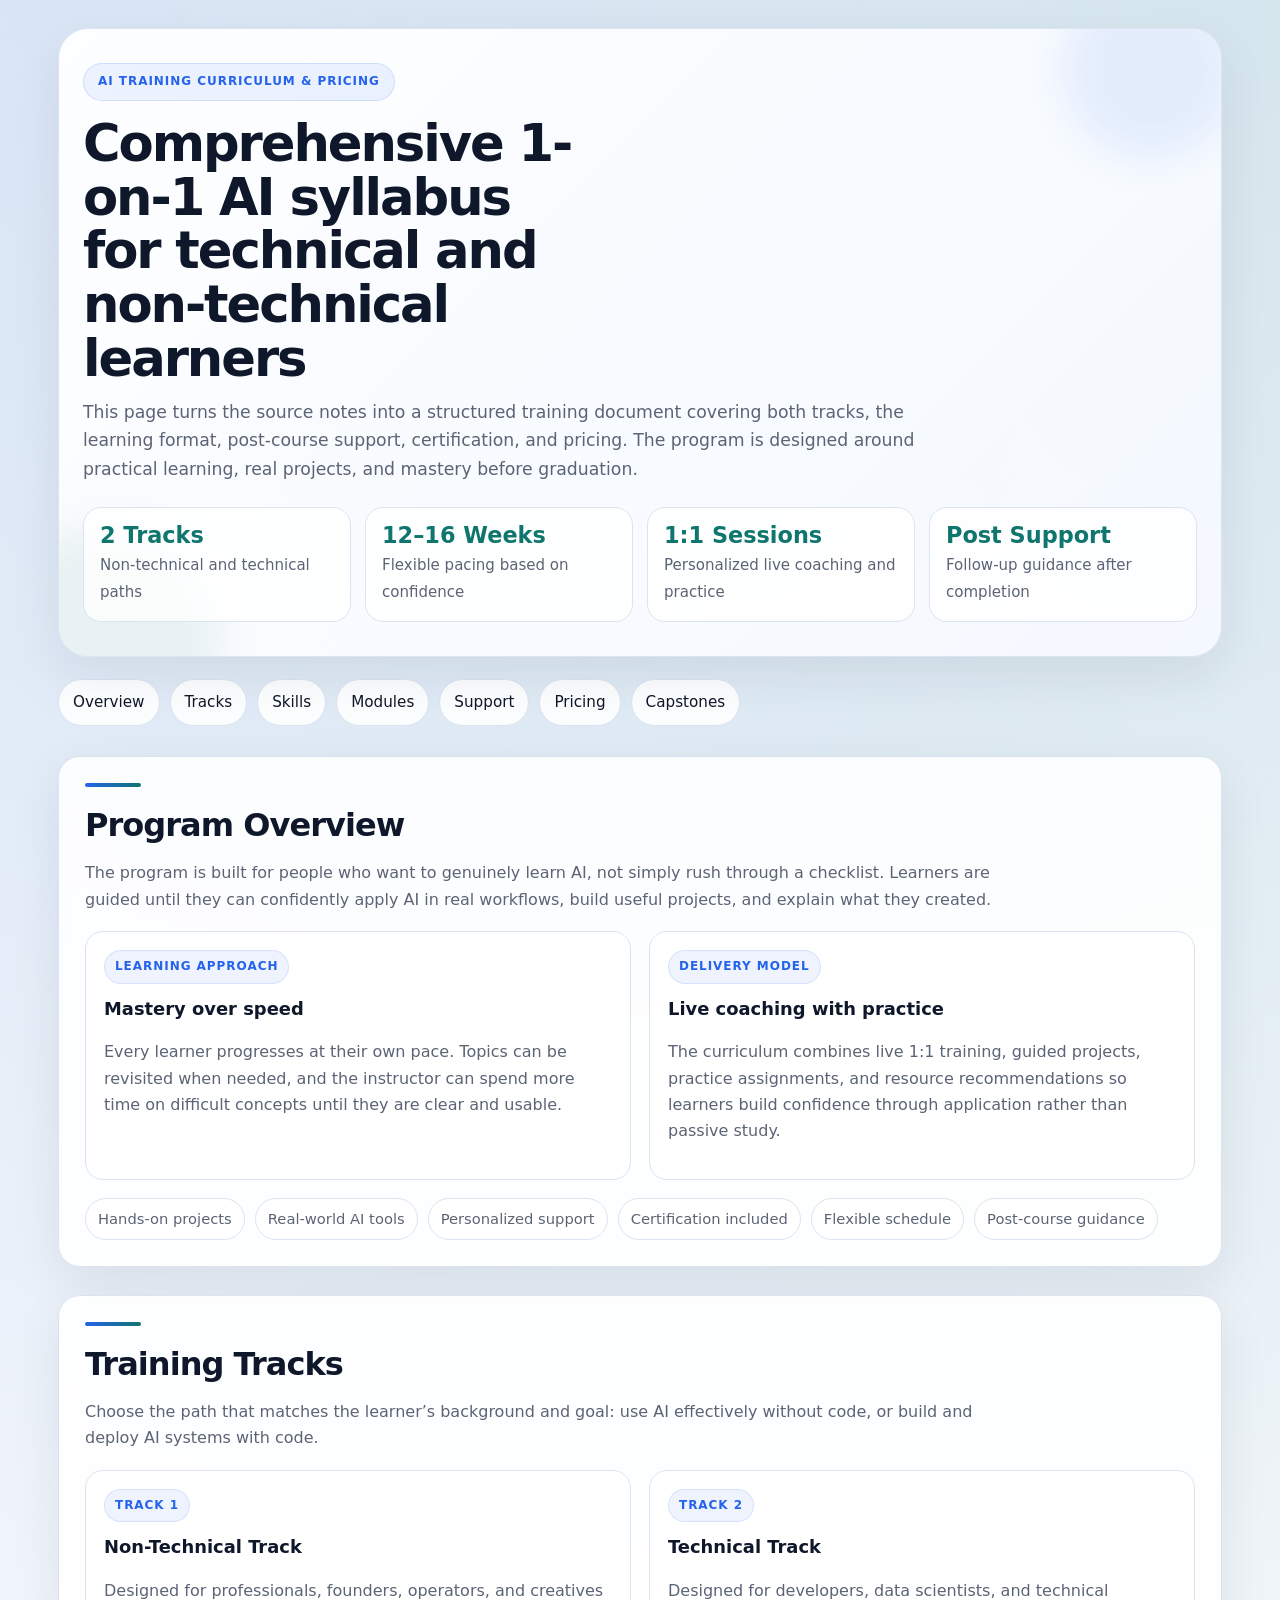
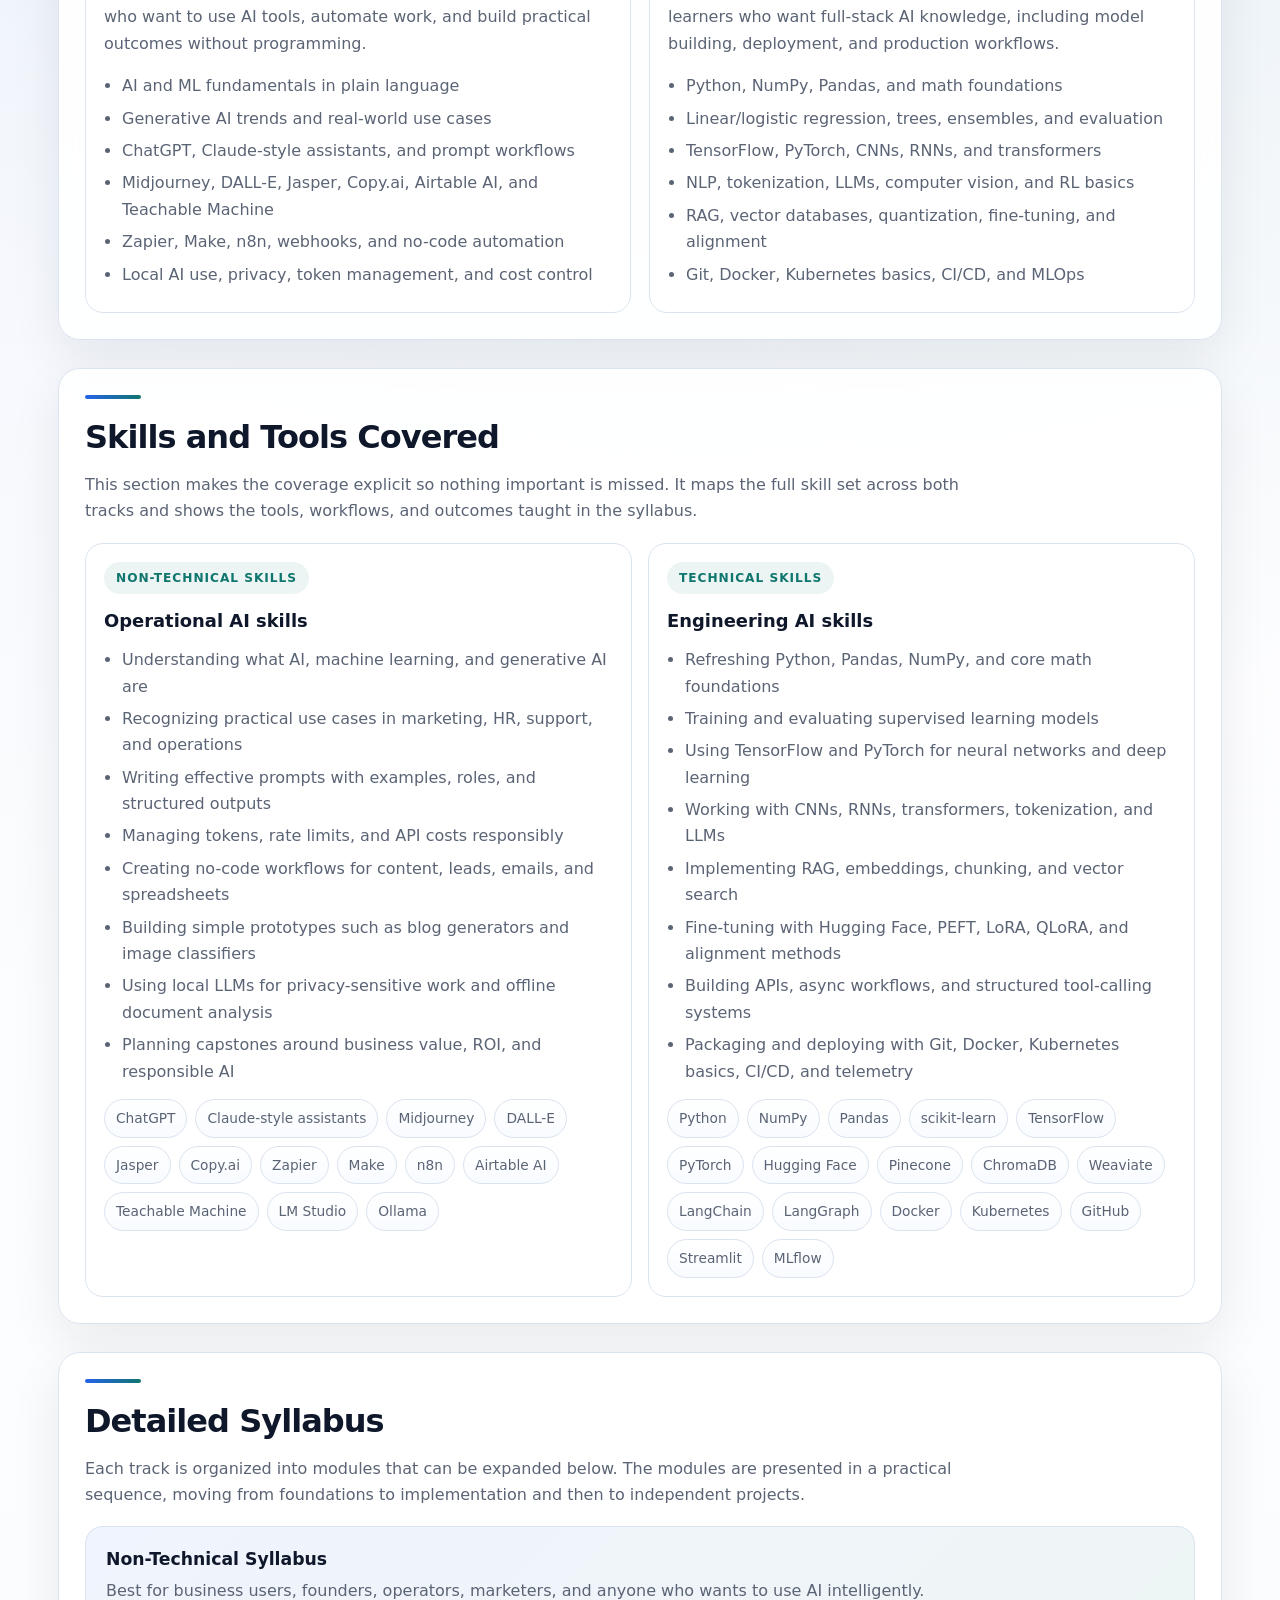
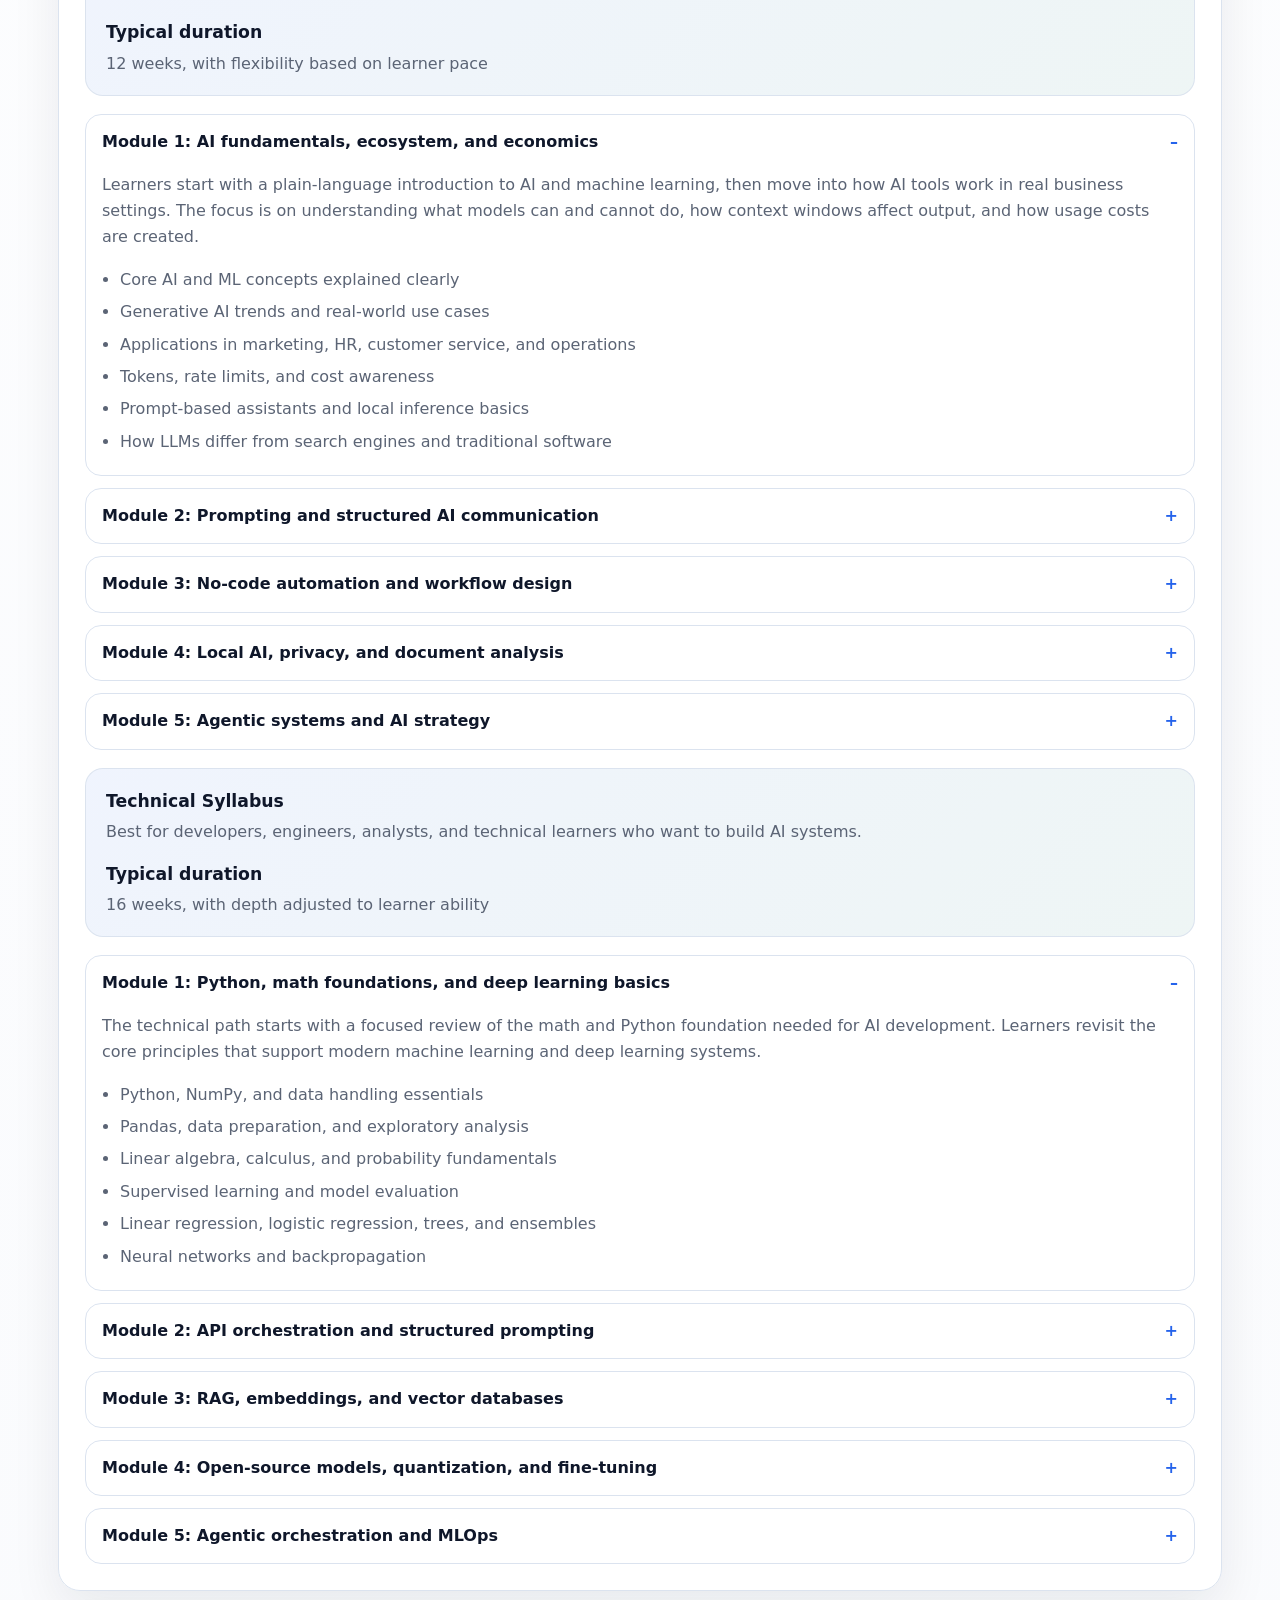
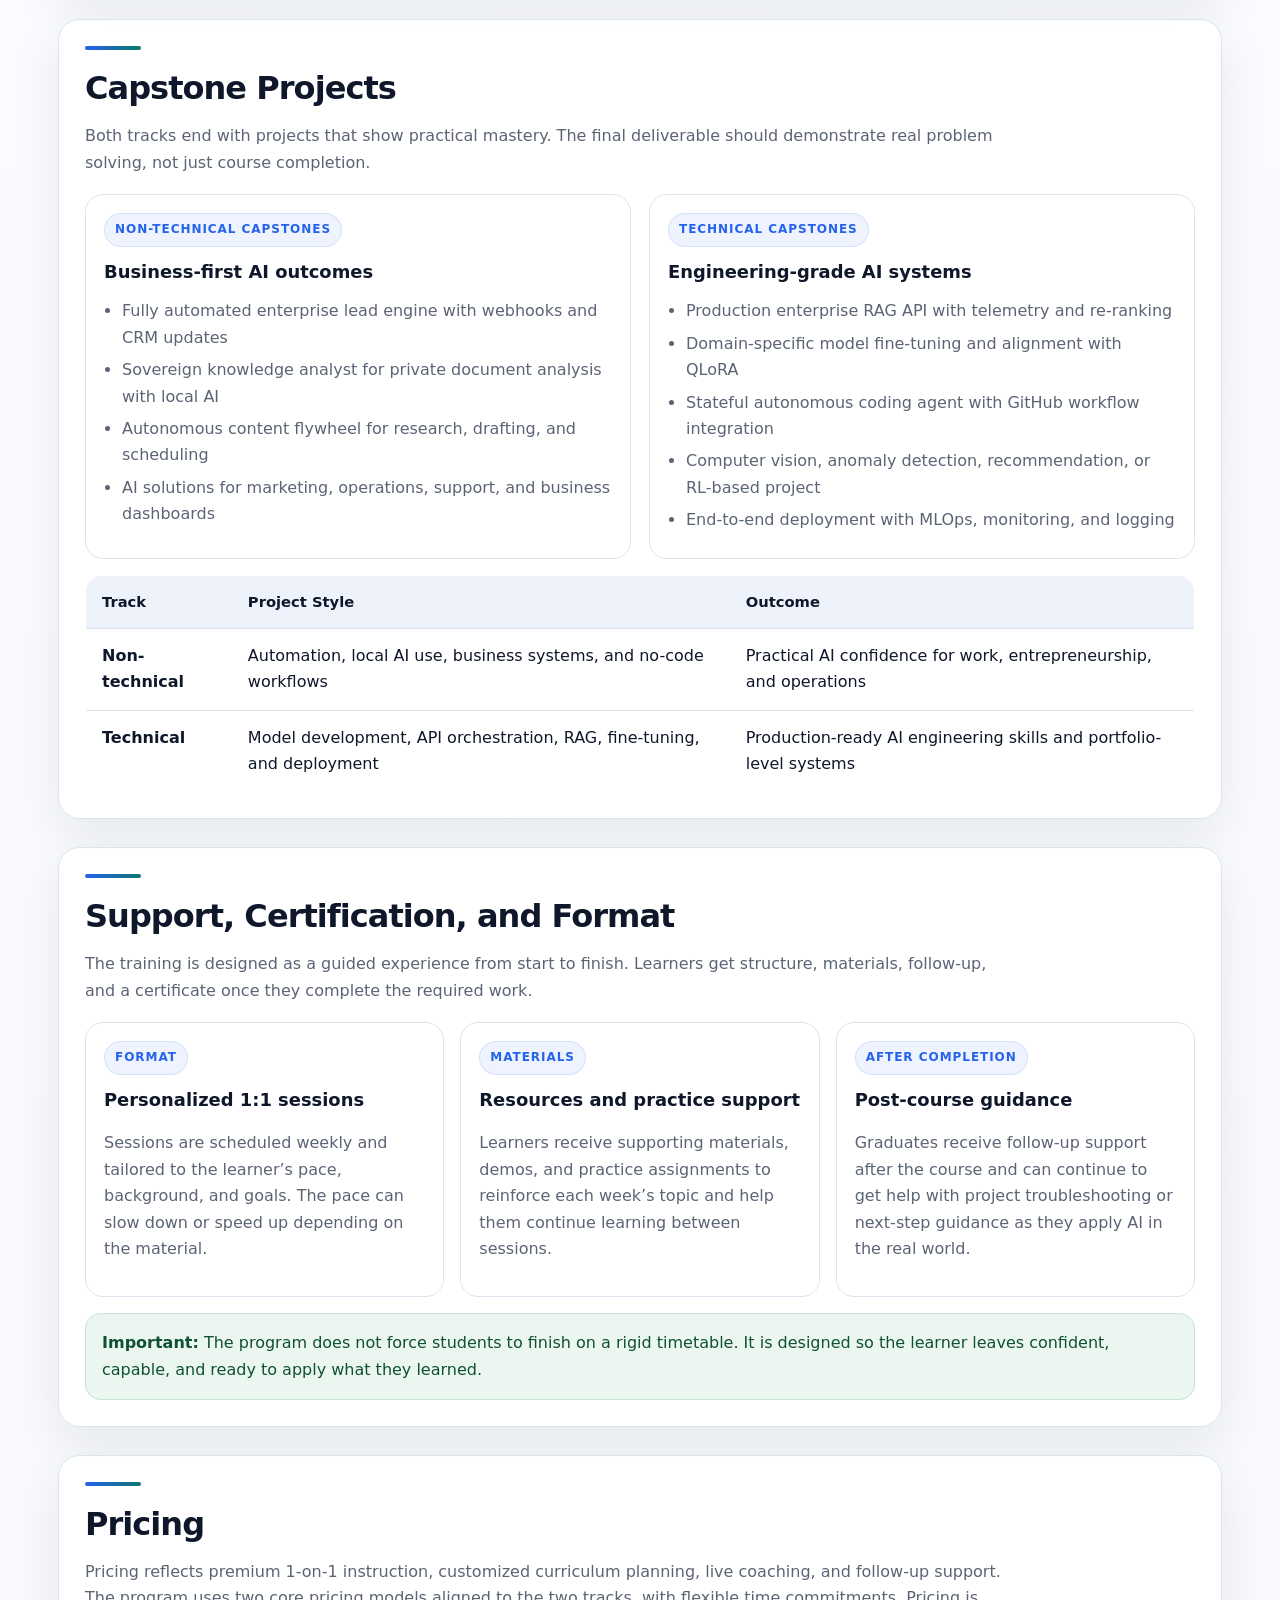
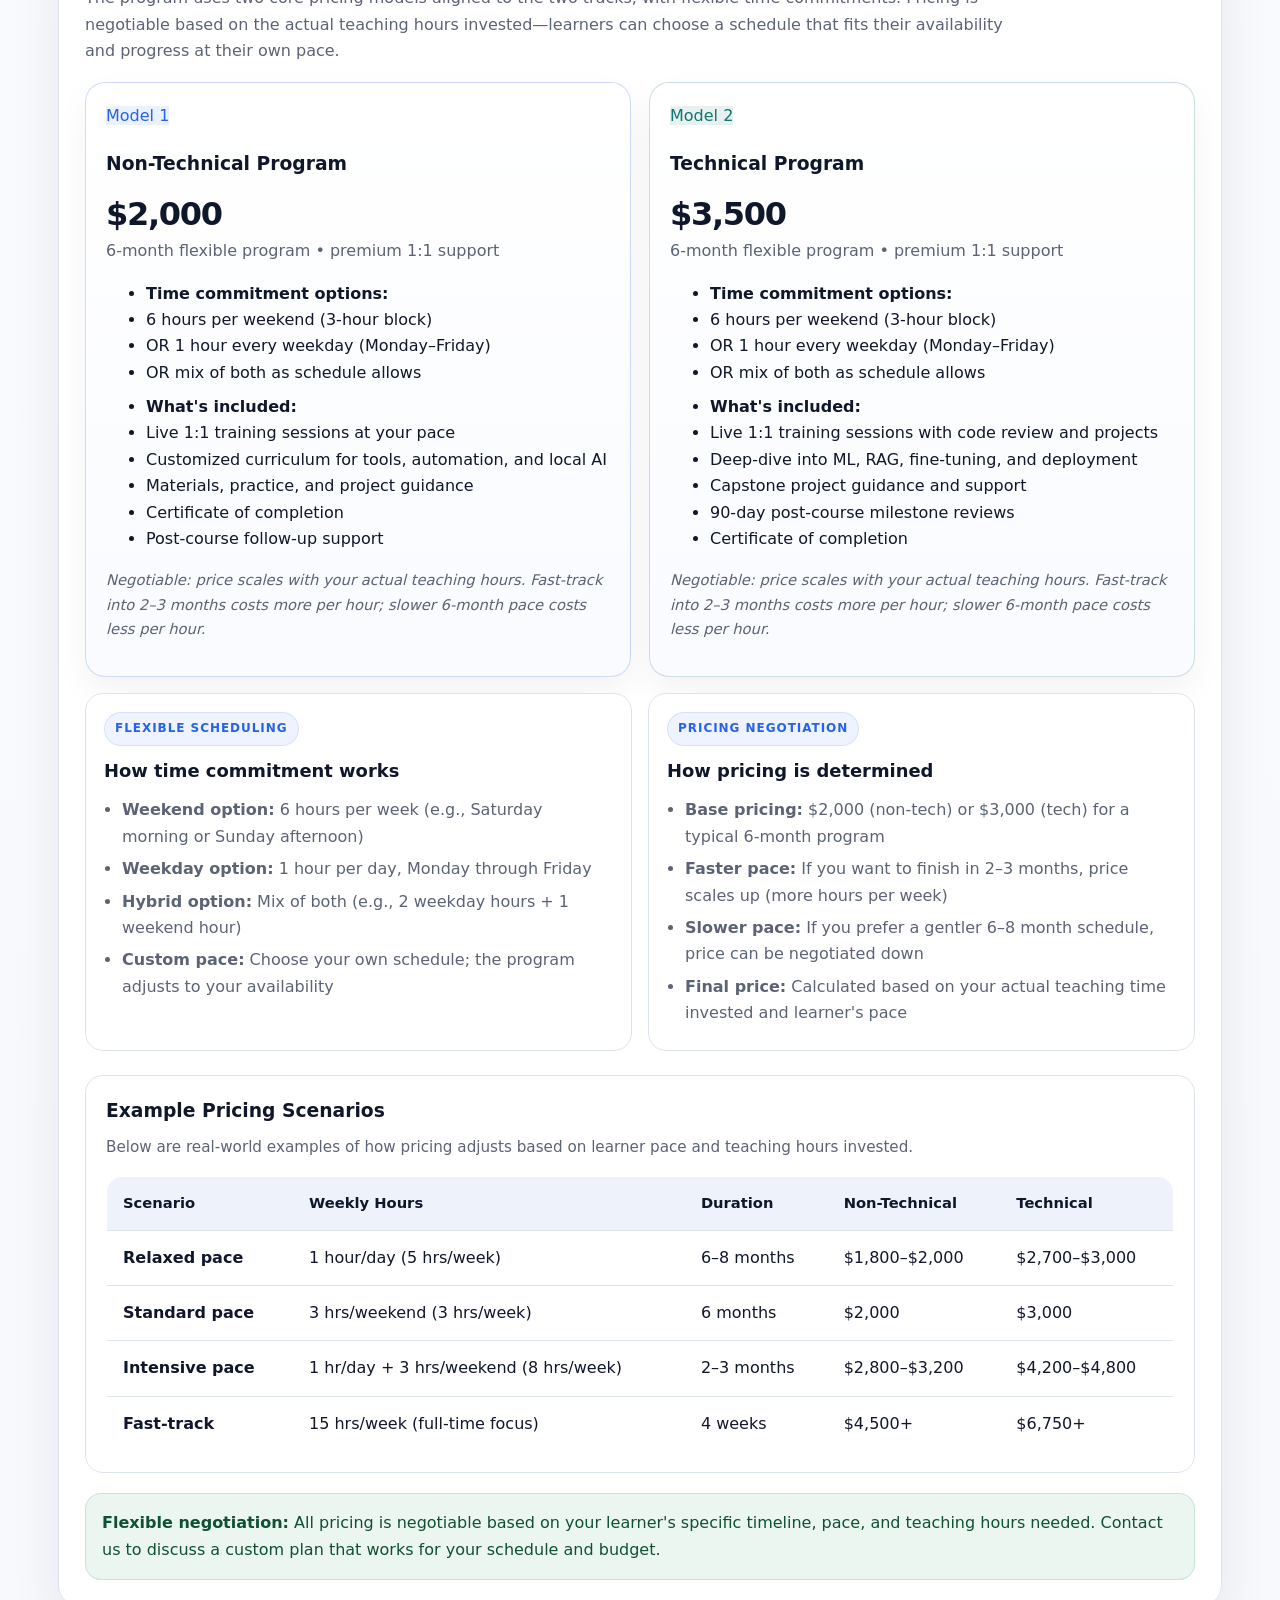
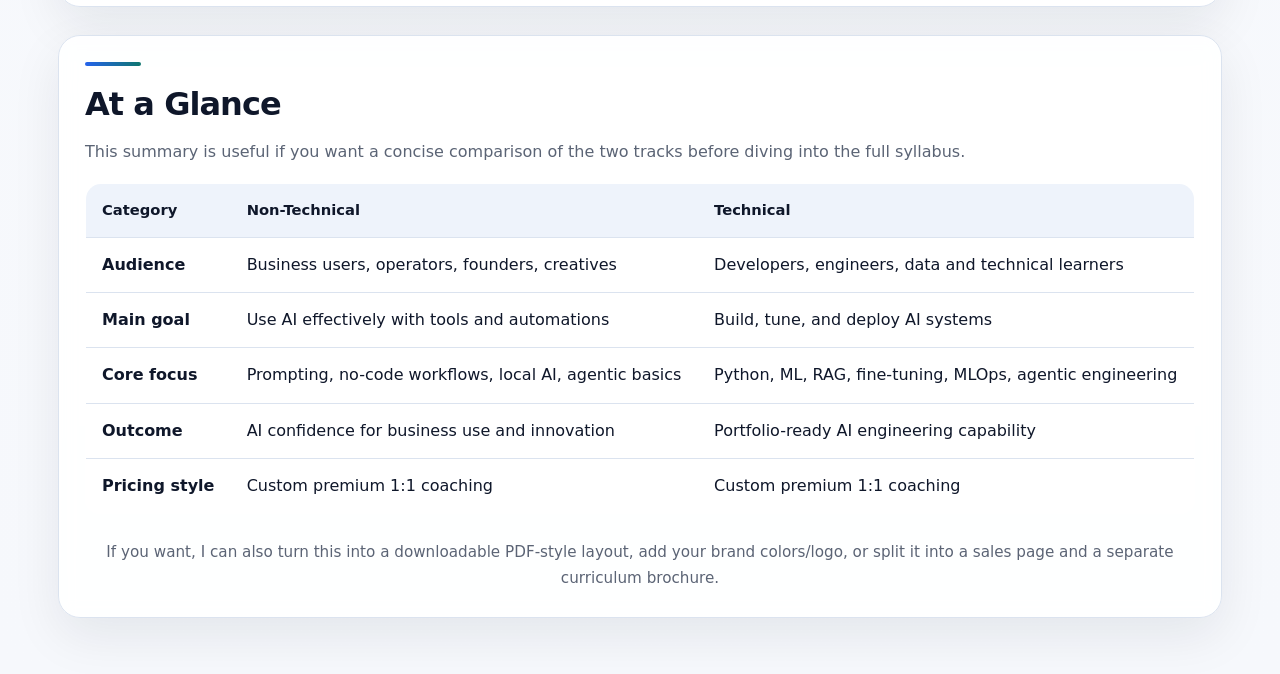
<file: syllabus.html>
<!DOCTYPE html>
<html lang="en">
<head>
  <meta charset="UTF-8" />
  <meta name="viewport" content="width=device-width, initial-scale=1.0" />
  <title>AI Training Syllabus & Pricing</title>
  <style>
    :root {
      --bg: #f6f8fc;
      --bg-2: #eef3fb;
      --card: rgba(255, 255, 255, 0.9);
      --text: #0f172a;
      --muted: #5b6475;
      --line: #dbe3ef;
      --accent: #2563eb;
      --accent-2: #0f766e;
      --accent-3: #7c3aed;
      --success: #138a4a;
      --shadow: 0 18px 50px rgba(15, 23, 42, 0.08);
      --radius: 22px;
    }

    * { box-sizing: border-box; }
    html { scroll-behavior: smooth; }
    body {
      margin: 0;
      font-family: Inter, ui-sans-serif, system-ui, -apple-system, BlinkMacSystemFont, "Segoe UI", sans-serif;
      color: var(--text);
      background:
        radial-gradient(circle at top left, rgba(37, 99, 235, 0.12), transparent 30%),
        radial-gradient(circle at top right, rgba(15, 118, 110, 0.12), transparent 26%),
        linear-gradient(180deg, #ffffff 0%, var(--bg) 100%);
      line-height: 1.65;
    }

    a { color: inherit; }
    .wrap {
      max-width: 1200px;
      margin: 0 auto;
      padding: 28px 18px 56px;
    }

    .hero {
      position: relative;
      overflow: hidden;
      border: 1px solid rgba(219, 227, 239, 0.9);
      border-radius: 30px;
      padding: 34px 24px;
      background: linear-gradient(135deg, rgba(255,255,255,0.94), rgba(245,249,255,0.95));
      box-shadow: var(--shadow);
    }

    .hero::before,
    .hero::after {
      content: "";
      position: absolute;
      border-radius: 999px;
      filter: blur(20px);
      opacity: 0.55;
      pointer-events: none;
    }

    .hero::before {
      width: 180px;
      height: 180px;
      background: rgba(37, 99, 235, 0.16);
      top: -50px;
      right: -20px;
    }

    .hero::after {
      width: 220px;
      height: 220px;
      background: rgba(15, 118, 110, 0.14);
      bottom: -90px;
      left: -60px;
    }

    .eyebrow {
      display: inline-flex;
      align-items: center;
      gap: 10px;
      padding: 8px 14px;
      border-radius: 999px;
      background: rgba(37, 99, 235, 0.08);
      color: var(--accent);
      font-size: 12px;
      font-weight: 700;
      letter-spacing: 0.08em;
      text-transform: uppercase;
      border: 1px solid rgba(37, 99, 235, 0.14);
      position: relative;
      z-index: 1;
    }

    h1 {
      margin: 16px 0 12px;
      font-size: clamp(2rem, 4vw, 4rem);
      line-height: 1.05;
      letter-spacing: -0.04em;
      max-width: 14ch;
      position: relative;
      z-index: 1;
    }

    .lead {
      max-width: 860px;
      font-size: 1.08rem;
      color: var(--muted);
      margin: 0;
      position: relative;
      z-index: 1;
    }

    .hero-grid {
      display: grid;
      grid-template-columns: repeat(4, minmax(0, 1fr));
      gap: 14px;
      margin-top: 24px;
      position: relative;
      z-index: 1;
    }

    .metric {
      background: rgba(255,255,255,0.82);
      border: 1px solid var(--line);
      border-radius: 18px;
      padding: 16px;
      backdrop-filter: blur(8px);
    }

    .metric strong {
      display: block;
      font-size: 1.4rem;
      line-height: 1;
      margin-bottom: 6px;
      color: var(--accent-2);
    }

    .metric span {
      color: var(--muted);
      font-size: 0.94rem;
    }

    .nav {
      display: flex;
      flex-wrap: wrap;
      gap: 10px;
      margin: 22px 0 30px;
    }

    .nav a {
      text-decoration: none;
      font-size: 0.95rem;
      color: var(--text);
      background: rgba(255,255,255,0.9);
      border: 1px solid var(--line);
      padding: 10px 14px;
      border-radius: 999px;
      transition: transform 0.18s ease, box-shadow 0.18s ease;
    }

    .nav a:hover {
      transform: translateY(-1px);
      box-shadow: 0 10px 20px rgba(15, 23, 42, 0.06);
    }

    .section {
      margin-top: 28px;
      padding: 26px;
      background: var(--card);
      border: 1px solid var(--line);
      border-radius: var(--radius);
      box-shadow: var(--shadow);
      backdrop-filter: blur(8px);
    }

    .section h2 {
      margin: 0 0 8px;
      font-size: clamp(1.5rem, 2.5vw, 2.1rem);
      letter-spacing: -0.03em;
    }

    .section h2::before {
      content: "";
      display: block;
      width: 56px;
      height: 4px;
      margin-bottom: 12px;
      border-radius: 999px;
      background: linear-gradient(90deg, var(--accent), var(--accent-2));
    }

    .section p.section-intro {
      margin: 0 0 18px;
      color: var(--muted);
      max-width: 920px;
    }

    .chips {
      display: flex;
      flex-wrap: wrap;
      gap: 10px;
      margin-top: 18px;
    }

    .chip {
      display: inline-flex;
      align-items: center;
      gap: 8px;
      padding: 8px 12px;
      border-radius: 999px;
      border: 1px solid var(--line);
      background: #fff;
      font-size: 0.92rem;
      color: var(--muted);
    }

    .grid-2 {
      display: grid;
      grid-template-columns: repeat(2, minmax(0, 1fr));
      gap: 18px;
    }

    .grid-3 {
      display: grid;
      grid-template-columns: repeat(3, minmax(0, 1fr));
      gap: 16px;
    }

    .card {
      background: #fff;
      border: 1px solid var(--line);
      border-radius: 18px;
      padding: 18px;
    }

    .card h3 {
      margin: 0 0 8px;
      font-size: 1.12rem;
    }

    .card p, .card li {
      color: var(--muted);
    }

    .card ul {
      margin: 12px 0 0;
      padding-left: 18px;
    }

    .card li { margin: 6px 0; }

    .tag {
      display: inline-block;
      margin-bottom: 10px;
      font-size: 0.75rem;
      font-weight: 800;
      letter-spacing: 0.08em;
      text-transform: uppercase;
      color: var(--accent);
      background: rgba(37, 99, 235, 0.08);
      border: 1px solid rgba(37, 99, 235, 0.12);
      border-radius: 999px;
      padding: 6px 10px;
    }

    .track-banner {
      display: flex;
      flex-wrap: wrap;
      gap: 14px;
      align-items: center;
      justify-content: space-between;
      padding: 18px 20px;
      border-radius: 18px;
      background: linear-gradient(135deg, rgba(37, 99, 235, 0.07), rgba(15, 118, 110, 0.07));
      border: 1px solid rgba(219, 227, 239, 0.95);
      margin-bottom: 18px;
    }

    .track-banner strong {
      display: block;
      font-size: 1.08rem;
      margin-bottom: 4px;
    }

    .track-banner span {
      color: var(--muted);
    }

    .skills-grid {
      display: grid;
      grid-template-columns: repeat(2, minmax(0, 1fr));
      gap: 16px;
      margin-top: 18px;
    }

    .skill-stack {
      display: flex;
      flex-wrap: wrap;
      gap: 8px;
      margin-top: 14px;
    }

    .skill-pill {
      display: inline-flex;
      align-items: center;
      padding: 7px 11px;
      border-radius: 999px;
      border: 1px solid var(--line);
      background: linear-gradient(180deg, #fff, #f8fbff);
      color: var(--muted);
      font-size: 0.86rem;
    }

    .section-flag {
      display: inline-flex;
      align-items: center;
      gap: 8px;
      margin-bottom: 12px;
      padding: 6px 12px;
      border-radius: 999px;
      background: rgba(15, 118, 110, 0.08);
      color: var(--accent-2);
      font-size: 0.76rem;
      font-weight: 800;
      letter-spacing: 0.08em;
      text-transform: uppercase;
    }

    .price-model-grid {
      display: grid;
      grid-template-columns: repeat(2, minmax(0, 1fr));
      gap: 18px;
    }

    .price-model {
      border: 1px solid var(--line);
      border-radius: 20px;
      background: linear-gradient(180deg, #fff, #f9fbff);
      padding: 20px;
      box-shadow: 0 14px 32px rgba(15, 23, 42, 0.05);
    }

    .price-model.primary { border-color: rgba(37, 99, 235, 0.22); }
    .price-model.secondary { border-color: rgba(15, 118, 110, 0.22); }

    .price-model .range {
      font-size: clamp(1.8rem, 2.5vw, 2.6rem);
      line-height: 1;
      margin: 8px 0 8px;
      font-weight: 900;
      letter-spacing: -0.04em;
    }

    .price-model .meta {
      color: var(--muted);
      margin: 0 0 12px;
    }

    details {
      border: 1px solid var(--line);
      border-radius: 16px;
      background: #fff;
      padding: 14px 16px;
    }

    details + details { margin-top: 12px; }

    summary {
      cursor: pointer;
      font-weight: 700;
      list-style: none;
      outline: none;
    }

    summary::-webkit-details-marker { display: none; }

    summary::after {
      content: "+";
      float: right;
      color: var(--accent);
      font-weight: 800;
    }

    details[open] summary::after { content: "–"; }

    .module-body {
      margin-top: 12px;
      color: var(--muted);
    }

    .module-body ul {
      margin: 10px 0 0;
      padding-left: 18px;
    }

    .module-body li { margin: 6px 0; }

    .pricing-grid {
      display: grid;
      grid-template-columns: repeat(3, minmax(0, 1fr));
      gap: 16px;
    }

    .price-card {
      position: relative;
      overflow: hidden;
      border-radius: 20px;
      border: 1px solid var(--line);
      background: linear-gradient(180deg, #fff, #fbfcff);
      padding: 20px;
    }

    .price-card.popular {
      border-color: rgba(37, 99, 235, 0.35);
      box-shadow: 0 18px 40px rgba(37, 99, 235, 0.08);
    }

    .price-card.enterprise {
      border-color: rgba(15, 118, 110, 0.35);
    }

    .price-card .badge {
      display: inline-flex;
      align-items: center;
      gap: 8px;
      padding: 7px 12px;
      border-radius: 999px;
      font-size: 0.78rem;
      font-weight: 800;
      letter-spacing: 0.06em;
      text-transform: uppercase;
      margin-bottom: 14px;
    }

    .badge.blue { background: rgba(37, 99, 235, 0.09); color: var(--accent); }
    .badge.green { background: rgba(15, 118, 110, 0.1); color: var(--accent-2); }
    .badge.purple { background: rgba(124, 58, 237, 0.1); color: var(--accent-3); }

    .price {
      font-size: 2rem;
      font-weight: 900;
      letter-spacing: -0.03em;
      margin: 8px 0 6px;
    }

    .price small {
      font-size: 1rem;
      color: var(--muted);
      font-weight: 600;
    }

    .price-card ul {
      margin: 14px 0 0;
      padding-left: 18px;
      color: var(--muted);
    }

    .note {
      margin-top: 16px;
      padding: 16px;
      border-radius: 16px;
      background: rgba(19, 138, 74, 0.08);
      border: 1px solid rgba(19, 138, 74, 0.16);
      color: #0f5132;
    }

    .footer {
      margin-top: 26px;
      text-align: center;
      color: var(--muted);
      font-size: 0.95rem;
    }

    .summary-table {
      width: 100%;
      border-collapse: collapse;
      overflow: hidden;
      border-radius: 16px;
      border: 1px solid var(--line);
      background: #fff;
    }

    .summary-table th,
    .summary-table td {
      border-bottom: 1px solid var(--line);
      padding: 14px 16px;
      text-align: left;
      vertical-align: top;
    }

    .summary-table th {
      background: var(--bg-2);
      font-size: 0.92rem;
    }

    .summary-table tr:last-child td { border-bottom: none; }

    .split {
      display: grid;
      grid-template-columns: repeat(2, minmax(0, 1fr));
      gap: 16px;
    }

    .mini-list {
      margin: 0;
      padding-left: 18px;
      color: var(--muted);
    }

    @media (max-width: 980px) {
      .hero-grid,
      .grid-2,
      .grid-3,
      .pricing-grid,
      .split,
      .skills-grid,
      .price-model-grid {
        grid-template-columns: 1fr;
      }
    }

    @media (max-width: 720px) {
      .wrap { padding: 16px 12px 40px; }
      .hero, .section { padding: 18px; border-radius: 22px; }
      h1 { max-width: none; }
      .summary-table th, .summary-table td { padding: 12px; }
    }

    @media print {
      body { background: #fff; }
      .nav { display: none; }
      .hero, .section, .price-card, details { box-shadow: none; }
      .wrap { max-width: none; padding: 0; }
      .section, .hero { break-inside: avoid; }
    }
  </style>
</head>
<body>
  <main class="wrap">
    <header class="hero">
      <span class="eyebrow">AI Training Curriculum & Pricing</span>
      <h1>Comprehensive 1-on-1 AI syllabus for technical and non-technical learners</h1>
      <p class="lead">
        This page turns the source notes into a structured training document covering both tracks, the learning format,
        post-course support, certification, and pricing. The program is designed around practical learning, real projects,
        and mastery before graduation.
      </p>

      <div class="hero-grid">
        <div class="metric"><strong>2 Tracks</strong><span>Non-technical and technical paths</span></div>
        <div class="metric"><strong>12–16 Weeks</strong><span>Flexible pacing based on confidence</span></div>
        <div class="metric"><strong>1:1 Sessions</strong><span>Personalized live coaching and practice</span></div>
        <div class="metric"><strong>Post Support</strong><span>Follow-up guidance after completion</span></div>
      </div>
    </header>

    <nav class="nav" aria-label="Section navigation">
      <a href="#overview">Overview</a>
      <a href="#tracks">Tracks</a>
      <a href="#skills">Skills</a>
      <a href="#modules">Modules</a>
      <a href="#support">Support</a>
      <a href="#pricing">Pricing</a>
      <a href="#capstones">Capstones</a>
    </nav>

    <section class="section" id="overview">
      <h2>Program Overview</h2>
      <p class="section-intro">
        The program is built for people who want to genuinely learn AI, not simply rush through a checklist. Learners are
        guided until they can confidently apply AI in real workflows, build useful projects, and explain what they created.
      </p>

      <div class="grid-2">
        <div class="card">
          <span class="tag">Learning approach</span>
          <h3>Mastery over speed</h3>
          <p>
            Every learner progresses at their own pace. Topics can be revisited when needed, and the instructor can spend more
            time on difficult concepts until they are clear and usable.
          </p>
        </div>
        <div class="card">
          <span class="tag">Delivery model</span>
          <h3>Live coaching with practice</h3>
          <p>
            The curriculum combines live 1:1 training, guided projects, practice assignments, and resource recommendations so
            learners build confidence through application rather than passive study.
          </p>
        </div>
      </div>

      <div class="chips" aria-label="Program highlights">
        <span class="chip">Hands-on projects</span>
        <span class="chip">Real-world AI tools</span>
        <span class="chip">Personalized support</span>
        <span class="chip">Certification included</span>
        <span class="chip">Flexible schedule</span>
        <span class="chip">Post-course guidance</span>
      </div>
    </section>

    <section class="section" id="tracks">
      <h2>Training Tracks</h2>
      <p class="section-intro">
        Choose the path that matches the learner’s background and goal: use AI effectively without code, or build and deploy
        AI systems with code.
      </p>

      <div class="grid-2">
        <div class="card">
          <span class="tag">Track 1</span>
          <h3>Non-Technical Track</h3>
          <p>
            Designed for professionals, founders, operators, and creatives who want to use AI tools, automate work, and build
            practical outcomes without programming.
          </p>
          <ul>
            <li>AI and ML fundamentals in plain language</li>
            <li>Generative AI trends and real-world use cases</li>
            <li>ChatGPT, Claude-style assistants, and prompt workflows</li>
            <li>Midjourney, DALL-E, Jasper, Copy.ai, Airtable AI, and Teachable Machine</li>
            <li>Zapier, Make, n8n, webhooks, and no-code automation</li>
            <li>Local AI use, privacy, token management, and cost control</li>
          </ul>
        </div>

        <div class="card">
          <span class="tag">Track 2</span>
          <h3>Technical Track</h3>
          <p>
            Designed for developers, data scientists, and technical learners who want full-stack AI knowledge, including model
            building, deployment, and production workflows.
          </p>
          <ul>
            <li>Python, NumPy, Pandas, and math foundations</li>
            <li>Linear/logistic regression, trees, ensembles, and evaluation</li>
            <li>TensorFlow, PyTorch, CNNs, RNNs, and transformers</li>
            <li>NLP, tokenization, LLMs, computer vision, and RL basics</li>
            <li>RAG, vector databases, quantization, fine-tuning, and alignment</li>
            <li>Git, Docker, Kubernetes basics, CI/CD, and MLOps</li>
          </ul>
        </div>
      </div>
    </section>

    <section class="section" id="skills">
      <h2>Skills and Tools Covered</h2>
      <p class="section-intro">
        This section makes the coverage explicit so nothing important is missed. It maps the full skill set across both tracks
        and shows the tools, workflows, and outcomes taught in the syllabus.
      </p>

      <div class="skills-grid">
        <div class="card">
          <span class="section-flag">Non-Technical Skills</span>
          <h3>Operational AI skills</h3>
          <ul>
            <li>Understanding what AI, machine learning, and generative AI are</li>
            <li>Recognizing practical use cases in marketing, HR, support, and operations</li>
            <li>Writing effective prompts with examples, roles, and structured outputs</li>
            <li>Managing tokens, rate limits, and API costs responsibly</li>
            <li>Creating no-code workflows for content, leads, emails, and spreadsheets</li>
            <li>Building simple prototypes such as blog generators and image classifiers</li>
            <li>Using local LLMs for privacy-sensitive work and offline document analysis</li>
            <li>Planning capstones around business value, ROI, and responsible AI</li>
          </ul>
          <div class="skill-stack">
            <span class="skill-pill">ChatGPT</span>
            <span class="skill-pill">Claude-style assistants</span>
            <span class="skill-pill">Midjourney</span>
            <span class="skill-pill">DALL-E</span>
            <span class="skill-pill">Jasper</span>
            <span class="skill-pill">Copy.ai</span>
            <span class="skill-pill">Zapier</span>
            <span class="skill-pill">Make</span>
            <span class="skill-pill">n8n</span>
            <span class="skill-pill">Airtable AI</span>
            <span class="skill-pill">Teachable Machine</span>
            <span class="skill-pill">LM Studio</span>
            <span class="skill-pill">Ollama</span>
          </div>
        </div>

        <div class="card">
          <span class="section-flag">Technical Skills</span>
          <h3>Engineering AI skills</h3>
          <ul>
            <li>Refreshing Python, Pandas, NumPy, and core math foundations</li>
            <li>Training and evaluating supervised learning models</li>
            <li>Using TensorFlow and PyTorch for neural networks and deep learning</li>
            <li>Working with CNNs, RNNs, transformers, tokenization, and LLMs</li>
            <li>Implementing RAG, embeddings, chunking, and vector search</li>
            <li>Fine-tuning with Hugging Face, PEFT, LoRA, QLoRA, and alignment methods</li>
            <li>Building APIs, async workflows, and structured tool-calling systems</li>
            <li>Packaging and deploying with Git, Docker, Kubernetes basics, CI/CD, and telemetry</li>
          </ul>
          <div class="skill-stack">
            <span class="skill-pill">Python</span>
            <span class="skill-pill">NumPy</span>
            <span class="skill-pill">Pandas</span>
            <span class="skill-pill">scikit-learn</span>
            <span class="skill-pill">TensorFlow</span>
            <span class="skill-pill">PyTorch</span>
            <span class="skill-pill">Hugging Face</span>
            <span class="skill-pill">Pinecone</span>
            <span class="skill-pill">ChromaDB</span>
            <span class="skill-pill">Weaviate</span>
            <span class="skill-pill">LangChain</span>
            <span class="skill-pill">LangGraph</span>
            <span class="skill-pill">Docker</span>
            <span class="skill-pill">Kubernetes</span>
            <span class="skill-pill">GitHub</span>
            <span class="skill-pill">Streamlit</span>
            <span class="skill-pill">MLflow</span>
          </div>
        </div>
      </div>
    </section>

    <section class="section" id="modules">
      <h2>Detailed Syllabus</h2>
      <p class="section-intro">
        Each track is organized into modules that can be expanded below. The modules are presented in a practical sequence,
        moving from foundations to implementation and then to independent projects.
      </p>

      <div class="track-banner">
        <div>
          <strong>Non-Technical Syllabus</strong>
          <span>Best for business users, founders, operators, marketers, and anyone who wants to use AI intelligently.</span>
        </div>
        <div>
          <strong>Typical duration</strong>
          <span>12 weeks, with flexibility based on learner pace</span>
        </div>
      </div>

      <details open>
        <summary>Module 1: AI fundamentals, ecosystem, and economics</summary>
        <div class="module-body">
          <p>
            Learners start with a plain-language introduction to AI and machine learning, then move into how AI tools work in
            real business settings. The focus is on understanding what models can and cannot do, how context windows affect
            output, and how usage costs are created.
          </p>
          <ul>
            <li>Core AI and ML concepts explained clearly</li>
            <li>Generative AI trends and real-world use cases</li>
            <li>Applications in marketing, HR, customer service, and operations</li>
            <li>Tokens, rate limits, and cost awareness</li>
            <li>Prompt-based assistants and local inference basics</li>
            <li>How LLMs differ from search engines and traditional software</li>
          </ul>
        </div>
      </details>

      <details>
        <summary>Module 2: Prompting and structured AI communication</summary>
        <div class="module-body">
          <p>
            Students learn to write prompts that produce reliable and structured results. The goal is to turn a chatbot into a
            useful assistant that can generate consistent, machine-readable outputs.
          </p>
          <ul>
            <li>Zero-shot, one-shot, and few-shot prompting</li>
            <li>System prompts and role-based behavior</li>
            <li>JSON outputs, tables, and structured responses</li>
            <li>Prompt strategies for more reliable outputs and fewer hallucinations</li>
            <li>Prompt tuning for higher reliability</li>
          </ul>
        </div>
      </details>

      <details>
        <summary>Module 3: No-code automation and workflow design</summary>
        <div class="module-body">
          <p>
            This module teaches learners how to connect tools and automate repetitive work using no-code or low-code platforms.
            Learners also gain an intuitive understanding of APIs, webhooks, and data movement between applications.
          </p>
          <ul>
            <li>Zapier, Make, n8n, Airtable, Bubble, and related tools</li>
            <li>Webhooks, REST APIs, and JSON data handling</li>
            <li>Workflow planning and automation architecture</li>
            <li>Business applications such as email routing, spreadsheet analysis, and CRM updates</li>
            <li>AI-driven content generation, lead qualification, and support routing</li>
          </ul>
        </div>
      </details>

      <details>
        <summary>Module 4: Local AI, privacy, and document analysis</summary>
        <div class="module-body">
          <p>
            Learners are introduced to local model usage for privacy-sensitive work. The training explains how to choose model
            sizes, understand hardware constraints, and use local tools to analyze files without sending data to external APIs.
          </p>
          <ul>
            <li>Local AI tools such as LM Studio and Ollama</li>
            <li>Model selection and quantization concepts</li>
            <li>Offline document chat and retrieval workflows</li>
            <li>Privacy-first usage for sensitive files and internal work</li>
            <li>When to use local models versus cloud tools</li>
          </ul>
        </div>
      </details>

      <details>
        <summary>Module 5: Agentic systems and AI strategy</summary>
        <div class="module-body">
          <p>
            The final module moves beyond single-step workflows and into multi-step or multi-agent systems. Learners design AI
            processes that can plan, retrieve information, and complete tasks with minimal manual intervention.
          </p>
          <ul>
            <li>Agent workflows and multi-step automation</li>
            <li>Enterprise AI adoption and governance basics</li>
            <li>Risk awareness, trust, and safety</li>
            <li>Human-in-the-loop review and change management</li>
            <li>Business transformation with AI</li>
          </ul>
        </div>
      </details>

      <div style="height: 18px;"></div>

      <div class="track-banner">
        <div>
          <strong>Technical Syllabus</strong>
          <span>Best for developers, engineers, analysts, and technical learners who want to build AI systems.</span>
        </div>
        <div>
          <strong>Typical duration</strong>
          <span>16 weeks, with depth adjusted to learner ability</span>
        </div>
      </div>

      <details open>
        <summary>Module 1: Python, math foundations, and deep learning basics</summary>
        <div class="module-body">
          <p>
            The technical path starts with a focused review of the math and Python foundation needed for AI development. Learners
            revisit the core principles that support modern machine learning and deep learning systems.
          </p>
          <ul>
            <li>Python, NumPy, and data handling essentials</li>
            <li>Pandas, data preparation, and exploratory analysis</li>
            <li>Linear algebra, calculus, and probability fundamentals</li>
            <li>Supervised learning and model evaluation</li>
            <li>Linear regression, logistic regression, trees, and ensembles</li>
            <li>Neural networks and backpropagation</li>
          </ul>
        </div>
      </details>

      <details>
        <summary>Module 2: API orchestration and structured prompting</summary>
        <div class="module-body">
          <p>
            Learners build robust AI integrations using commercial model APIs. The emphasis is on reliability, retry logic,
            structured outputs, and clean software integration.
          </p>
          <ul>
            <li>OpenAI and Anthropic API usage</li>
            <li>Retry logic, batching, and async patterns</li>
            <li>Function calling and JSON schema design</li>
            <li>Structured tool execution and deterministic downstream workflows</li>
            <li>Prompt templating and tool integration</li>
          </ul>
        </div>
      </details>

      <details>
        <summary>Module 3: RAG, embeddings, and vector databases</summary>
        <div class="module-body">
          <p>
            This module covers retrieval-augmented generation from architecture to implementation. Learners create systems that
            pull in relevant context from their own data before generating answers.
          </p>
          <ul>
            <li>Embeddings and semantic similarity</li>
            <li>Vector databases such as Pinecone, ChromaDB, and Weaviate</li>
            <li>Chunking strategies and retrieval pipelines</li>
            <li>Re-ranking and high-precision search</li>
            <li>Hierarchical chunking, semantic routing, and query expansion</li>
          </ul>
        </div>
      </details>

      <details>
        <summary>Module 4: Open-source models, quantization, and fine-tuning</summary>
        <div class="module-body">
          <p>
            Learners work with the open-source AI ecosystem and learn how to adapt models for specific use cases while managing
            compute constraints and training budgets.
          </p>
          <ul>
            <li>Hugging Face tools and model workflows</li>
            <li>Quantization for reduced memory use</li>
            <li>LoRA, QLoRA, PEFT, and adapter training</li>
            <li>Local open-source model inference and GPU memory management</li>
            <li>Fine-tuning workflows, instruction tuning, and preference alignment</li>
            <li>Alignment techniques such as preference-based tuning</li>
          </ul>
        </div>
      </details>

      <details>
        <summary>Module 5: Agentic orchestration and MLOps</summary>
        <div class="module-body">
          <p>
            The final technical module prepares learners for production work. They learn how to package, deploy, monitor, and
            maintain AI systems in realistic environments.
          </p>
          <ul>
            <li>LangChain, LangGraph, and agent design</li>
            <li>Docker, deployment, and cloud workflows</li>
            <li>Monitoring, telemetry, and cost awareness</li>
            <li>CI/CD practices for AI applications</li>
            <li>Kubernetes basics, experiment tracking, and logging</li>
          </ul>
        </div>
      </details>
    </section>

    <section class="section" id="capstones">
      <h2>Capstone Projects</h2>
      <p class="section-intro">
        Both tracks end with projects that show practical mastery. The final deliverable should demonstrate real problem solving,
        not just course completion.
      </p>

      <div class="grid-2">
        <div class="card">
          <span class="tag">Non-technical capstones</span>
          <h3>Business-first AI outcomes</h3>
          <ul>
            <li>Fully automated enterprise lead engine with webhooks and CRM updates</li>
            <li>Sovereign knowledge analyst for private document analysis with local AI</li>
            <li>Autonomous content flywheel for research, drafting, and scheduling</li>
            <li>AI solutions for marketing, operations, support, and business dashboards</li>
          </ul>
        </div>
        <div class="card">
          <span class="tag">Technical capstones</span>
          <h3>Engineering-grade AI systems</h3>
          <ul>
            <li>Production enterprise RAG API with telemetry and re-ranking</li>
            <li>Domain-specific model fine-tuning and alignment with QLoRA</li>
            <li>Stateful autonomous coding agent with GitHub workflow integration</li>
            <li>Computer vision, anomaly detection, recommendation, or RL-based project</li>
            <li>End-to-end deployment with MLOps, monitoring, and logging</li>
          </ul>
        </div>
      </div>

      <table class="summary-table" style="margin-top:16px;">
        <thead>
          <tr>
            <th>Track</th>
            <th>Project Style</th>
            <th>Outcome</th>
          </tr>
        </thead>
        <tbody>
          <tr>
            <td><strong>Non-technical</strong></td>
            <td>Automation, local AI use, business systems, and no-code workflows</td>
            <td>Practical AI confidence for work, entrepreneurship, and operations</td>
          </tr>
          <tr>
            <td><strong>Technical</strong></td>
            <td>Model development, API orchestration, RAG, fine-tuning, and deployment</td>
            <td>Production-ready AI engineering skills and portfolio-level systems</td>
          </tr>
        </tbody>
      </table>
    </section>

    <section class="section" id="support">
      <h2>Support, Certification, and Format</h2>
      <p class="section-intro">
        The training is designed as a guided experience from start to finish. Learners get structure, materials, follow-up, and
        a certificate once they complete the required work.
      </p>

      <div class="grid-3">
        <div class="card">
          <span class="tag">Format</span>
          <h3>Personalized 1:1 sessions</h3>
          <p>
            Sessions are scheduled weekly and tailored to the learner’s pace, background, and goals. The pace can slow down or
            speed up depending on the material.
          </p>
        </div>
        <div class="card">
          <span class="tag">Materials</span>
          <h3>Resources and practice support</h3>
          <p>
            Learners receive supporting materials, demos, and practice assignments to reinforce each week’s topic and help them
            continue learning between sessions.
          </p>
        </div>
        <div class="card">
          <span class="tag">After completion</span>
          <h3>Post-course guidance</h3>
          <p>
            Graduates receive follow-up support after the course and can continue to get help with project troubleshooting or
            next-step guidance as they apply AI in the real world.
          </p>
        </div>
      </div>

      <div class="note">
        <strong>Important:</strong> The program does not force students to finish on a rigid timetable. It is designed so the
        learner leaves confident, capable, and ready to apply what they learned.
      </div>
    </section>

    <section class="section" id="pricing">
      <h2>Pricing</h2>
      <p class="section-intro">
        Pricing reflects premium 1-on-1 instruction, customized curriculum planning, live coaching, and follow-up support.
        The program uses two core pricing models aligned to the two tracks, with flexible time commitments. Pricing is negotiable based on the actual teaching hours invested—learners can choose a schedule that fits their availability and progress at their own pace.
      </p>

      <div class="price-model-grid">
        <article class="price-model primary">
          <span class="badge blue">Model 1</span>
          <h3>Non-Technical Program</h3>
          <div class="range">$2,000</div>
          <p class="meta">6-month flexible program • premium 1:1 support</p>
          <ul>
            <li><strong>Time commitment options:</strong></li>
            <li>6 hours per weekend (3-hour block)</li>
            <li>OR 1 hour every weekday (Monday–Friday)</li>
            <li>OR mix of both as schedule allows</li>
            <li style="margin-top: 8px;"><strong>What's included:</strong></li>
            <li>Live 1:1 training sessions at your pace</li>
            <li>Customized curriculum for tools, automation, and local AI</li>
            <li>Materials, practice, and project guidance</li>
            <li>Certificate of completion</li>
            <li>Post-course follow-up support</li>
          </ul>
          <p style="margin-top:12px; font-size:0.92rem; color:var(--muted);"><em>Negotiable: price scales with your actual teaching hours. Fast-track into 2–3 months costs more per hour; slower 6-month pace costs less per hour.</em></p>
        </article>

        <article class="price-model secondary">
          <span class="badge green">Model 2</span>
          <h3>Technical Program</h3>
          <div class="range">$3,500</div>
          <p class="meta">6-month flexible program • premium 1:1 support</p>
          <ul>
            <li><strong>Time commitment options:</strong></li>
            <li>6 hours per weekend (3-hour block)</li>
            <li>OR 1 hour every weekday (Monday–Friday)</li>
            <li>OR mix of both as schedule allows</li>
            <li style="margin-top: 8px;"><strong>What's included:</strong></li>
            <li>Live 1:1 training sessions with code review and projects</li>
            <li>Deep-dive into ML, RAG, fine-tuning, and deployment</li>
            <li>Capstone project guidance and support</li>
            <li>90-day post-course milestone reviews</li>
            <li>Certificate of completion</li>
          </ul>
          <p style="margin-top:12px; font-size:0.92rem; color:var(--muted);"><em>Negotiable: price scales with your actual teaching hours. Fast-track into 2–3 months costs more per hour; slower 6-month pace costs less per hour.</em></p>
        </article>
      </div>

      <div class="split" style="margin-top:16px;">
        <div class="card">
          <span class="tag">Flexible scheduling</span>
          <h3>How time commitment works</h3>
          <ul class="mini-list">
            <li><strong>Weekend option:</strong> 6 hours per week (e.g., Saturday morning or Sunday afternoon)</li>
            <li><strong>Weekday option:</strong> 1 hour per day, Monday through Friday</li>
            <li><strong>Hybrid option:</strong> Mix of both (e.g., 2 weekday hours + 1 weekend hour)</li>
            <li><strong>Custom pace:</strong> Choose your own schedule; the program adjusts to your availability</li>
          </ul>
        </div>
        <div class="card">
          <span class="tag">Pricing negotiation</span>
          <h3>How pricing is determined</h3>
          <ul class="mini-list">
            <li><strong>Base pricing:</strong> $2,000 (non-tech) or $3,000 (tech) for a typical 6-month program</li>
            <li><strong>Faster pace:</strong> If you want to finish in 2–3 months, price scales up (more hours per week)</li>
            <li><strong>Slower pace:</strong> If you prefer a gentler 6–8 month schedule, price can be negotiated down</li>
            <li><strong>Final price:</strong> Calculated based on your actual teaching time invested and learner's pace</li>
          </ul>
        </div>
      </div>

      <div style="margin-top: 24px; padding: 20px; background: #fff; border: 1px solid var(--line); border-radius: 18px;">
        <h3 style="margin: 0 0 8px; color: var(--text);">Example Pricing Scenarios</h3>
        <p style="color: var(--muted); margin: 0 0 16px; font-size: 0.95rem;">
          Below are real-world examples of how pricing adjusts based on learner pace and teaching hours invested.
        </p>
        <table class="summary-table">
          <thead>
            <tr>
              <th>Scenario</th>
              <th>Weekly Hours</th>
              <th>Duration</th>
              <th>Non-Technical</th>
              <th>Technical</th>
            </tr>
          </thead>
          <tbody>
            <tr>
              <td><strong>Relaxed pace</strong></td>
              <td>1 hour/day (5 hrs/week)</td>
              <td>6–8 months</td>
              <td>$1,800–$2,000</td>
              <td>$2,700–$3,000</td>
            </tr>
            <tr>
              <td><strong>Standard pace</strong></td>
              <td>3 hrs/weekend (3 hrs/week)</td>
              <td>6 months</td>
              <td>$2,000</td>
              <td>$3,000</td>
            </tr>
            <tr>
              <td><strong>Intensive pace</strong></td>
              <td>1 hr/day + 3 hrs/weekend (8 hrs/week)</td>
              <td>2–3 months</td>
              <td>$2,800–$3,200</td>
              <td>$4,200–$4,800</td>
            </tr>
            <tr>
              <td><strong>Fast-track</strong></td>
              <td>15 hrs/week (full-time focus)</td>
              <td>4 weeks</td>
              <td>$4,500+</td>
              <td>$6,750+</td>
            </tr>
          </tbody>
        </table>
      </div>

      <div class="note" style="margin-top: 20px;">
        <strong>Flexible negotiation:</strong> All pricing is negotiable based on your learner's specific timeline, pace, and teaching hours needed. Contact us to discuss a custom plan that works for your schedule and budget.
      </div>
    </section>

    <section class="section">
      <h2>At a Glance</h2>
      <p class="section-intro">
        This summary is useful if you want a concise comparison of the two tracks before diving into the full syllabus.
      </p>

      <table class="summary-table">
        <thead>
          <tr>
            <th>Category</th>
            <th>Non-Technical</th>
            <th>Technical</th>
          </tr>
        </thead>
        <tbody>
          <tr>
            <td><strong>Audience</strong></td>
            <td>Business users, operators, founders, creatives</td>
            <td>Developers, engineers, data and technical learners</td>
          </tr>
          <tr>
            <td><strong>Main goal</strong></td>
            <td>Use AI effectively with tools and automations</td>
            <td>Build, tune, and deploy AI systems</td>
          </tr>
          <tr>
            <td><strong>Core focus</strong></td>
            <td>Prompting, no-code workflows, local AI, agentic basics</td>
            <td>Python, ML, RAG, fine-tuning, MLOps, agentic engineering</td>
          </tr>
          <tr>
            <td><strong>Outcome</strong></td>
            <td>AI confidence for business use and innovation</td>
            <td>Portfolio-ready AI engineering capability</td>
          </tr>
          <tr>
            <td><strong>Pricing style</strong></td>
            <td>Custom premium 1:1 coaching</td>
            <td>Custom premium 1:1 coaching</td>
          </tr>
        </tbody>
      </table>

      <div class="footer">
        If you want, I can also turn this into a downloadable PDF-style layout, add your brand colors/logo, or split it into a
        sales page and a separate curriculum brochure.
      </div>
    </section>
  </main>
</body>
</html>
</file>
<file: styles.css>
:root {
  --bg: #f6f8fc;
  --bg-2: #eef3fb;
  --card: rgba(255, 255, 255, 0.95);
  --text: #0f172a;
  --muted: #5b6475;
  --line: #dbe3ef;
  --accent: #2563eb;
  --accent-2: #0f766e;
  --accent-3: #7c3aed;
  --success: #138a4a;
  --shadow: 0 18px 50px rgba(15, 23, 42, 0.08);
  --shadow-lg: 0 24px 60px rgba(15, 23, 42, 0.12);
  --radius: 22px;
  --transition: all 0.3s cubic-bezier(0.4, 0, 0.2, 1);
}

* {
  box-sizing: border-box;
  margin: 0;
  padding: 0;
}

html {
  scroll-behavior: smooth;
}

body {
  font-family: Inter, ui-sans-serif, system-ui, -apple-system, BlinkMacSystemFont, "Segoe UI", sans-serif;
  color: var(--text);
  background:
    radial-gradient(circle at top left, rgba(37, 99, 235, 0.12), transparent 30%),
    radial-gradient(circle at top right, rgba(15, 118, 110, 0.12), transparent 26%),
    linear-gradient(180deg, #ffffff 0%, var(--bg) 100%);
  line-height: 1.65;
  -webkit-font-smoothing: antialiased;
}

.wrap {
  max-width: 1200px;
  margin: 0 auto;
  padding: 28px 18px 56px;
}

/* Hero Section */
.hero {
  position: relative;
  overflow: hidden;
  border: 1px solid rgba(219, 227, 239, 0.9);
  border-radius: 30px;
  padding: 48px 32px;
  background: linear-gradient(135deg, rgba(255,255,255,0.96), rgba(245,249,255,0.97));
  box-shadow: var(--shadow-lg);
  margin-bottom: 32px;
}

.hero::before,
.hero::after {
  content: "";
  position: absolute;
  border-radius: 999px;
  filter: blur(40px);
  opacity: 0.4;
  pointer-events: none;
  animation: float 8s ease-in-out infinite;
}

.hero::before {
  width: 240px;
  height: 240px;
  background: rgba(37, 99, 235, 0.2);
  top: -80px;
  right: -40px;
}

.hero::after {
  width: 280px;
  height: 280px;
  background: rgba(15, 118, 110, 0.18);
  bottom: -120px;
  left: -80px;
  animation-delay: -4s;
}

@keyframes float {
  0%, 100% { transform: translate(0, 0) scale(1); }
  50% { transform: translate(20px, -20px) scale(1.1); }
}

.brand {
  display: flex;
  align-items: center;
  gap: 12px;
  margin-bottom: 24px;
  position: relative;
  z-index: 1;
}

.logo {
  width: 48px;
  height: 48px;
  filter: drop-shadow(0 4px 12px rgba(37, 99, 235, 0.3));
}

.brand-name {
  font-size: 1.5rem;
  font-weight: 800;
  background: linear-gradient(135deg, var(--accent), var(--accent-2));
  -webkit-background-clip: text;
  -webkit-text-fill-color: transparent;
  background-clip: text;
}

.eyebrow {
  display: inline-flex;
  align-items: center;
  gap: 10px;
  padding: 10px 16px;
  border-radius: 999px;
  background: rgba(37, 99, 235, 0.1);
  color: var(--accent);
  font-size: 13px;
  font-weight: 700;
  letter-spacing: 0.08em;
  text-transform: uppercase;
  border: 1px solid rgba(37, 99, 235, 0.2);
  position: relative;
  z-index: 1;
}

h1 {
  margin: 20px 0 16px;
  font-size: clamp(2.2rem, 5vw, 4.5rem);
  line-height: 1.1;
  letter-spacing: -0.04em;
  max-width: 20ch;
  position: relative;
  z-index: 1;
  font-weight: 900;
}

.lead {
  max-width: 720px;
  font-size: 1.15rem;
  color: var(--muted);
  margin: 0;
  position: relative;
  z-index: 1;
  line-height: 1.7;
}

.hero-grid {
  display: grid;
  grid-template-columns: repeat(4, minmax(0, 1fr));
  gap: 16px;
  margin-top: 32px;
  position: relative;
  z-index: 1;
}

.metric {
  background: rgba(255,255,255,0.9);
  border: 1px solid var(--line);
  border-radius: 18px;
  padding: 20px;
  backdrop-filter: blur(8px);
  transition: var(--transition);
}

.metric:hover {
  transform: translateY(-2px);
  box-shadow: 0 12px 24px rgba(15, 23, 42, 0.08);
}

.metric strong {
  display: block;
  font-size: 1.6rem;
  line-height: 1;
  margin-bottom: 8px;
  background: linear-gradient(135deg, var(--accent), var(--accent-2));
  -webkit-background-clip: text;
  -webkit-text-fill-color: transparent;
  background-clip: text;
  font-weight: 900;
}

.metric span {
  color: var(--muted);
  font-size: 0.95rem;
}

/* Track Selector */
.track-selector {
  margin: 48px 0 32px;
  text-align: center;
}

.selector-title {
  font-size: 2rem;
  margin-bottom: 24px;
  font-weight: 800;
  letter-spacing: -0.03em;
}

.tabs {
  display: inline-flex;
  gap: 12px;
  padding: 6px;
  background: rgba(255, 255, 255, 0.9);
  border: 1px solid var(--line);
  border-radius: 999px;
  box-shadow: var(--shadow);
}

.tab {
  display: flex;
  align-items: center;
  gap: 10px;
  padding: 14px 28px;
  border: none;
  border-radius: 999px;
  background: transparent;
  color: var(--muted);
  font-size: 1rem;
  font-weight: 600;
  cursor: pointer;
  transition: var(--transition);
  font-family: inherit;
}

.tab:hover {
  color: var(--text);
  background: rgba(37, 99, 235, 0.05);
}

.tab.active {
  background: linear-gradient(135deg, var(--accent), var(--accent-2));
  color: white;
  box-shadow: 0 8px 20px rgba(37, 99, 235, 0.3);
}

.tab svg {
  width: 20px;
  height: 20px;
}

/* Track Panels */
.track-panel {
  display: none;
  animation: fadeIn 0.5s ease;
}

.track-panel.active {
  display: block;
}

@keyframes fadeIn {
  from {
    opacity: 0;
    transform: translateY(20px);
  }
  to {
    opacity: 1;
    transform: translateY(0);
  }
}

/* Sections */
.section {
  margin-top: 32px;
  padding: 40px;
  background: var(--card);
  border: 1px solid var(--line);
  border-radius: var(--radius);
  box-shadow: var(--shadow);
  backdrop-filter: blur(8px);
}

.section h2 {
  margin: 0 0 12px;
  font-size: clamp(1.8rem, 3vw, 2.5rem);
  letter-spacing: -0.03em;
  font-weight: 900;
  position: relative;
  padding-bottom: 16px;
}

.section h2::after {
  content: "";
  position: absolute;
  bottom: 0;
  left: 0;
  width: 80px;
  height: 5px;
  border-radius: 999px;
  background: linear-gradient(90deg, var(--accent), var(--accent-2));
}

.section-intro {
  margin: 0 0 24px;
  color: var(--muted);
  font-size: 1.08rem;
  max-width: 820px;
}

/* Track Overview */
.track-overview {
  background: linear-gradient(135deg, rgba(255,255,255,0.98), rgba(245,249,255,0.98));
  border: 2px solid rgba(37, 99, 235, 0.15);
}

.track-hero {
  margin-bottom: 32px;
}

.track-badge {
  display: inline-flex;
  align-items: center;
  padding: 10px 18px;
  border-radius: 999px;
  font-size: 0.85rem;
  font-weight: 800;
  letter-spacing: 0.08em;
  text-transform: uppercase;
  margin-bottom: 16px;
}

.track-badge.blue {
  background: rgba(37, 99, 235, 0.12);
  color: var(--accent);
  border: 1px solid rgba(37, 99, 235, 0.2);
}

.track-badge.green {
  background: rgba(15, 118, 110, 0.12);
  color: var(--accent-2);
  border: 1px solid rgba(15, 118, 110, 0.2);
}

.track-lead {
  font-size: 1.15rem;
  color: var(--muted);
  line-height: 1.7;
  max-width: 820px;
}

/* Grid Layouts */
.grid-2 {
  display: grid;
  grid-template-columns: repeat(2, minmax(0, 1fr));
  gap: 20px;
}

.grid-3 {
  display: grid;
  grid-template-columns: repeat(3, minmax(0, 1fr));
  gap: 20px;
}

/* Cards */
.card {
  background: #fff;
  border: 1px solid var(--line);
  border-radius: 20px;
  padding: 28px;
  transition: var(--transition);
}

.card:hover {
  transform: translateY(-4px);
  box-shadow: 0 16px 40px rgba(15, 23, 42, 0.1);
  border-color: rgba(37, 99, 235, 0.3);
}

.card.highlight {
  border: 2px solid rgba(37, 99, 235, 0.2);
  background: linear-gradient(180deg, #fff, #f9fbff);
}

.card-icon {
  font-size: 2.5rem;
  display: block;
  margin-bottom: 16px;
}

.card h3 {
  margin: 0 0 12px;
  font-size: 1.3rem;
  font-weight: 700;
}

.card p {
  color: var(--muted);
  margin: 0 0 12px;
  line-height: 1.7;
}

.card ul {
  margin: 0;
  padding-left: 20px;
  color: var(--muted);
}

.card li {
  margin: 10px 0;
  line-height: 1.6;
}

/* Skills Showcase */
.skills-showcase {
  display: grid;
  grid-template-columns: repeat(2, minmax(0, 1fr));
  gap: 20px;
  margin-bottom: 32px;
}

.skill-category {
  padding: 24px;
  background: linear-gradient(135deg, #fff, #f9fbff);
  border: 1px solid var(--line);
  border-radius: 16px;
  transition: var(--transition);
}

.skill-category:hover {
  border-color: rgba(37, 99, 235, 0.3);
  transform: translateY(-2px);
}

.skill-category h4 {
  margin: 0 0 8px;
  font-size: 1.15rem;
  color: var(--accent);
  font-weight: 700;
}

.skill-category p {
  margin: 0;
  color: var(--muted);
  font-size: 0.95rem;
  line-height: 1.6;
}

/* Tool Cloud */
.tool-cloud {
  display: flex;
  flex-wrap: wrap;
  gap: 10px;
  padding: 24px;
  background: rgba(37, 99, 235, 0.03);
  border-radius: 16px;
  border: 1px dashed rgba(37, 99, 235, 0.2);
}

.tool {
  display: inline-flex;
  align-items: center;
  padding: 10px 16px;
  border-radius: 999px;
  border: 1px solid var(--line);
  background: white;
  color: var(--muted);
  font-size: 0.9rem;
  font-weight: 600;
  transition: var(--transition);
}

.tool:hover {
  border-color: var(--accent);
  color: var(--accent);
  transform: translateY(-2px);
  box-shadow: 0 4px 12px rgba(37, 99, 235, 0.15);
}

/* Pricing */
.pricing-section {
  background: linear-gradient(135deg, rgba(255,255,255,0.98), rgba(245,249,255,0.98));
}

.price-card-modern {
  background: white;
  border: 2px solid var(--line);
  border-radius: 24px;
  overflow: hidden;
  transition: var(--transition);
  max-width: 700px;
  margin: 0 auto;
}

.price-card-modern.featured {
  border-color: rgba(37, 99, 235, 0.3);
  box-shadow: 0 24px 60px rgba(37, 99, 235, 0.12);
}

.price-header {
  padding: 32px;
  background: linear-gradient(135deg, rgba(37, 99, 235, 0.05), rgba(15, 118, 110, 0.05));
  text-align: center;
  border-bottom: 1px solid var(--line);
}

.badge {
  display: inline-flex;
  align-items: center;
  padding: 8px 16px;
  border-radius: 999px;
  font-size: 0.8rem;
  font-weight: 800;
  letter-spacing: 0.08em;
  text-transform: uppercase;
  margin-bottom: 16px;
}

.badge.blue {
  background: rgba(37, 99, 235, 0.12);
  color: var(--accent);
}

.badge.green {
  background: rgba(15, 118, 110, 0.12);
  color: var(--accent-2);
}

.price-display {
  display: flex;
  align-items: flex-start;
  justify-content: center;
  gap: 4px;
  margin: 16px 0;
}

.currency {
  font-size: 2rem;
  font-weight: 700;
  color: var(--muted);
  margin-top: 8px;
}

.amount {
  font-size: 4.5rem;
  font-weight: 900;
  line-height: 1;
  letter-spacing: -0.04em;
  background: linear-gradient(135deg, var(--accent), var(--accent-2));
  -webkit-background-clip: text;
  -webkit-text-fill-color: transparent;
  background-clip: text;
}

.price-subtitle {
  color: var(--muted);
  font-size: 1.05rem;
  margin: 0;
}

.price-body {
  padding: 32px;
}

.price-body h4 {
  margin: 0 0 16px;
  font-size: 1.2rem;
  font-weight: 700;
}

.check-list {
  list-style: none;
  padding: 0;
  margin: 0 0 24px;
}

.check-list li {
  padding: 12px 0 12px 32px;
  position: relative;
  color: var(--text);
  line-height: 1.6;
}

.check-list li::before {
  content: "✓";
  position: absolute;
  left: 0;
  top: 12px;
  width: 24px;
  height: 24px;
  background: linear-gradient(135deg, var(--accent), var(--accent-2));
  color: white;
  border-radius: 50%;
  display: flex;
  align-items: center;
  justify-content: center;
  font-weight: 700;
  font-size: 0.85rem;
}

.pricing-note {
  padding: 16px;
  background: rgba(37, 99, 235, 0.05);
  border-left: 4px solid var(--accent);
  border-radius: 8px;
  margin-bottom: 24px;
  font-size: 0.95rem;
  color: var(--muted);
  line-height: 1.6;
}

.pricing-note strong {
  color: var(--text);
}

/* CTA Button */
.cta-button {
  display: inline-block;
  padding: 16px 32px;
  border-radius: 999px;
  font-size: 1.05rem;
  font-weight: 700;
  text-decoration: none;
  text-align: center;
  transition: var(--transition);
  border: none;
  cursor: pointer;
  font-family: inherit;
}

.cta-button.primary,
.cta-button {
  background: linear-gradient(135deg, var(--accent), var(--accent-2));
  color: white;
  box-shadow: 0 12px 28px rgba(37, 99, 235, 0.3);
}

.cta-button.primary:hover,
.cta-button:hover {
  transform: translateY(-2px);
  box-shadow: 0 16px 36px rgba(37, 99, 235, 0.4);
}

.cta-button.secondary {
  background: white;
  color: var(--accent);
  border: 2px solid var(--accent);
  box-shadow: none;
}

.cta-button.secondary:hover {
  background: var(--accent);
  color: white;
}

/* Curriculum */
.curriculum {
  display: flex;
  flex-direction: column;
  gap: 16px;
}

.module {
  display: flex;
  gap: 24px;
  padding: 24px;
  background: white;
  border: 1px solid var(--line);
  border-radius: 16px;
  transition: var(--transition);
}

.module:hover {
  border-color: rgba(37, 99, 235, 0.3);
  transform: translateX(4px);
  box-shadow: 0 8px 24px rgba(15, 23, 42, 0.08);
}

.module-number {
  flex-shrink: 0;
  width: 76px;
  height: 66px;
  display: flex;
  align-items: center;
  padding-left: 10px;
  justify-content: center;
  background: linear-gradient(135deg, var(--accent), var(--accent-2));
  color: white;
  border-radius: 12px;
  font-size: 1.3rem;
  font-weight: 900;
  box-shadow: 0 8px 20px rgba(37, 99, 235, 0.25);
}

.module-content h3 {
  margin: 0 0 8px;
  font-size: 1.2rem;
  font-weight: 700;
}

.module-content p {
  margin: 0;
  color: var(--muted);
  line-height: 1.6;
}

/* Why Section */
.why-section {
  background: linear-gradient(135deg, rgba(255,255,255,0.98), rgba(245,249,255,0.98));
  border: 2px solid rgba(37, 99, 235, 0.15);
}

.feature {
  text-align: center;
}

.feature-icon {
  font-size: 3rem;
  display: block;
  margin-bottom: 16px;
}

/* CTA Section */
.cta-section {
  background: linear-gradient(135deg, var(--accent), var(--accent-2));
  color: white;
  text-align: center;
  border: none;
}

.cta-section h2 {
  color: white;
  font-size: 2.5rem;
  margin-bottom: 16px;
}

.cta-section h2::after {
  display: none;
}

.cta-section p {
  color: rgba(255, 255, 255, 0.9);
  font-size: 1.15rem;
  margin-bottom: 32px;
}

.cta-buttons {
  display: flex;
  gap: 16px;
  justify-content: center;
  flex-wrap: wrap;
}

.cta-section .cta-button.primary {
  background: white;
  color: var(--accent);
}

.cta-section .cta-button.primary:hover {
  transform: translateY(-2px) scale(1.05);
}

.cta-section .cta-button.secondary {
  background: transparent;
  color: white;
  border-color: white;
}

.cta-section .cta-button.secondary:hover {
  background: rgba(255, 255, 255, 0.15);
  border-color: white;
  color: white;
}

/* Footer */
.footer {
  margin-top: 48px;
  padding: 32px;
  text-align: center;
  color: var(--muted);
  font-size: 0.95rem;
  border-top: 1px solid var(--line);
}

/* Responsive */
@media (max-width: 980px) {
  .hero-grid,
  .grid-2,
  .grid-3,
  .skills-showcase {
    grid-template-columns: 1fr;
  }

  .tabs {
    flex-direction: column;
    width: 100%;
    max-width: 400px;
    margin: 0 auto;
  }

  .tab {
    width: 100%;
    justify-content: center;
  }
}

@media (max-width: 720px) {
  .wrap {
    padding: 16px 12px 40px;
  }

  .hero,
  .section {
    padding: 24px;
    border-radius: 20px;
  }

  h1 {
    max-width: none;
    font-size: 2rem;
  }

  .lead {
    font-size: 1rem;
  }

  .amount {
    font-size: 3rem;
  }

  .module {
    flex-direction: column;
    gap: 16px;
  }

  .cta-buttons {
    flex-direction: column;
  }

  .cta-button {
    width: 100%;
  }
}


/* Tools Badge */
.tools-badge {
  display: flex;
  flex-wrap: wrap;
  gap: 8px;
  margin-top: 16px;
  padding-top: 16px;
  border-top: 1px solid var(--line);
}

.tool-tag {
  display: inline-flex;
  align-items: center;
  padding: 6px 12px;
  border-radius: 999px;
  border: 1px solid var(--line);
  background: linear-gradient(180deg, #fff, #f8fbff);
  color: var(--muted);
  font-size: 0.85rem;
  font-weight: 600;
  transition: var(--transition);
}

.tool-tag:hover {
  border-color: var(--accent);
  color: var(--accent);
  transform: translateY(-1px);
}

/* Project Highlight */
.project-highlight {
  margin-top: 16px;
  padding: 16px;
  background: linear-gradient(135deg, rgba(37, 99, 235, 0.05), rgba(15, 118, 110, 0.05));
  border-left: 4px solid var(--accent);
  border-radius: 8px;
  font-size: 0.95rem;
  line-height: 1.6;
}

.project-highlight strong {
  color: var(--accent);
  display: block;
  margin-bottom: 4px;
}

/* Outcomes Section */
.outcomes-section {
  background: linear-gradient(135deg, rgba(255,255,255,0.98), rgba(245,249,255,0.98));
  border: 2px solid rgba(37, 99, 235, 0.15);
}

/* Module Content Lists */
.module-content ul {
  margin: 12px 0 0;
  padding-left: 20px;
  color: var(--muted);
}

.module-content ul li {
  margin: 8px 0;
  line-height: 1.6;
}

.module-content p {
  margin: 8px 0;
  color: var(--text);
  font-weight: 600;
}

/* Enhanced CTA Content */
.cta-content {
  max-width: 700px;
  margin: 0 auto;
}

.cta-content h2 {
  font-size: 2.8rem;
  margin-bottom: 16px;
}

.cta-content p {
  font-size: 1.2rem;
  margin-bottom: 32px;
}
</file>
